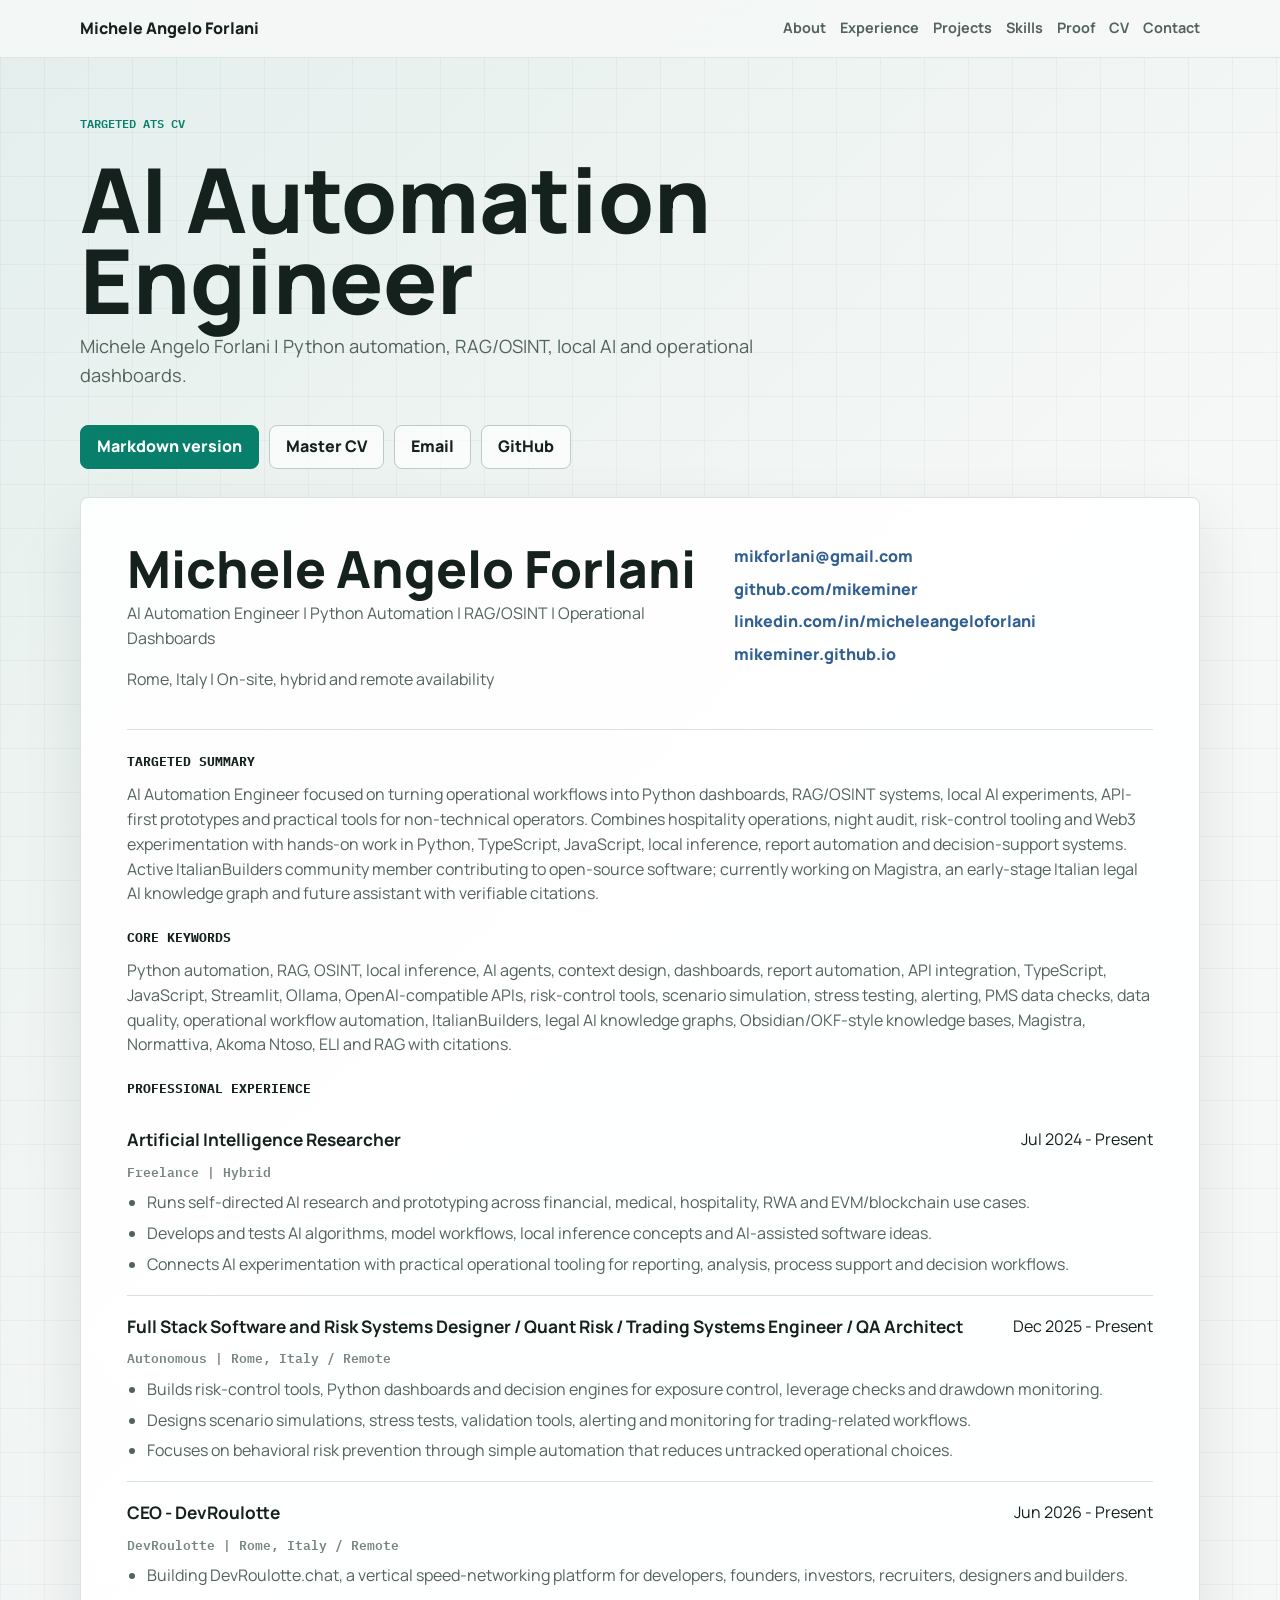
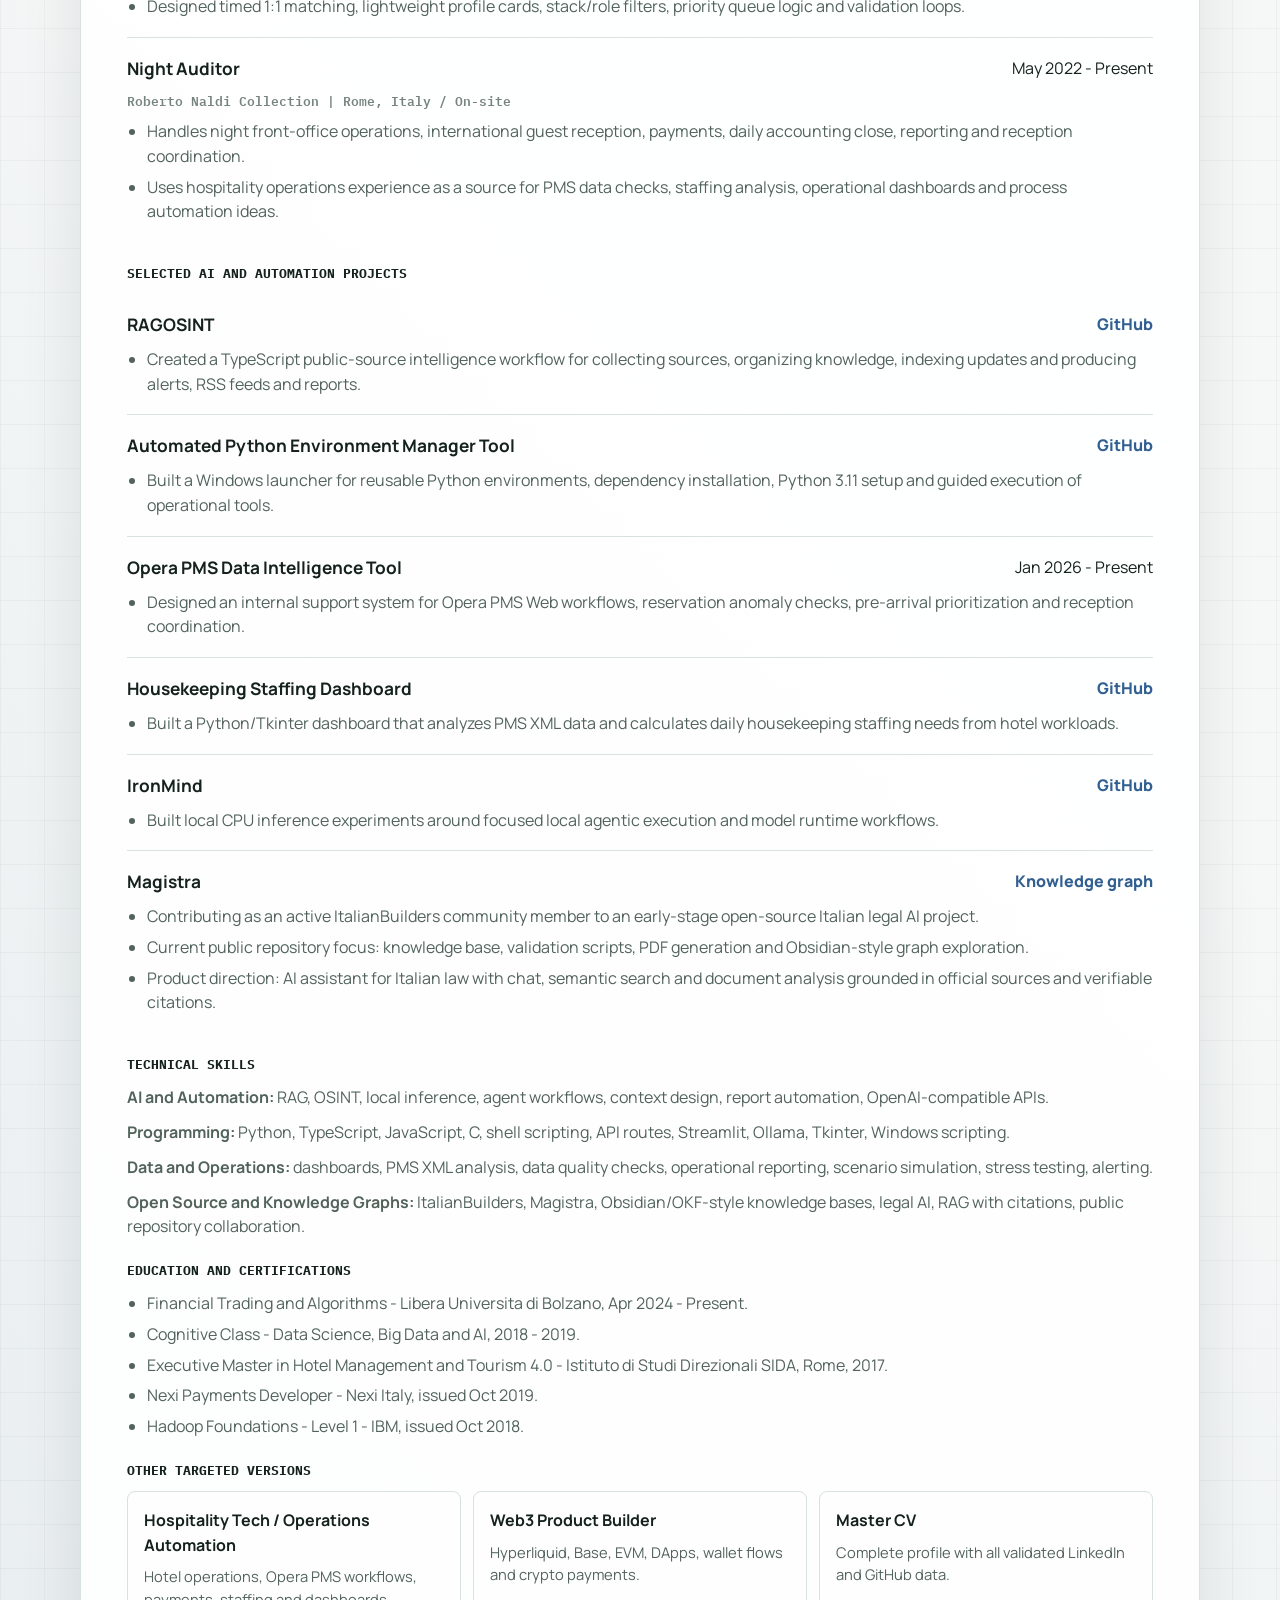
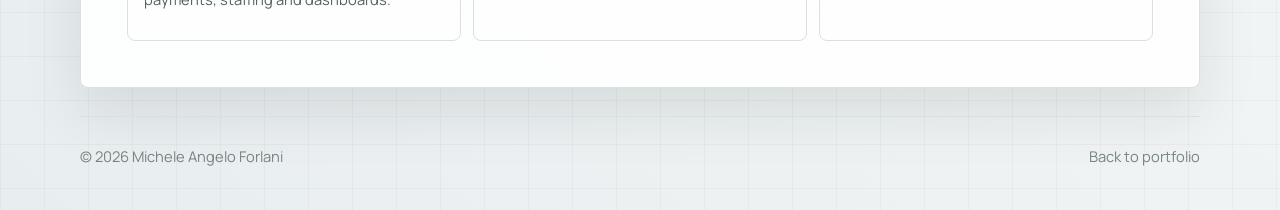
<file: cv-ai-automation-engineer.html>
<!doctype html>
<html lang="en">
  <head>
    <meta charset="utf-8" />
    <meta name="viewport" content="width=device-width, initial-scale=1" />
    <meta name="author" content="Michele Angelo Forlani" />
    <meta name="robots" content="index, follow, max-image-preview:large" />
    <link rel="canonical" href="https://mikeminer.github.io/cv-ai-automation-engineer.html" />
    <title>Michele Angelo Forlani | AI Automation Engineer CV</title>
    <meta
      name="description"
      content="Targeted AI Automation Engineer CV for Michele Angelo Forlani: Python automation, RAG/OSINT, local AI, dashboards, APIs, agent workflows and operational tooling."
    />
    <meta property="og:site_name" content="Michele Angelo Forlani Portfolio" />
    <meta property="og:type" content="profile" />
    <meta property="og:url" content="https://mikeminer.github.io/cv-ai-automation-engineer.html" />
    <meta property="og:title" content="Michele Angelo Forlani | AI Automation Engineer CV" />
    <meta
      property="og:description"
      content="Python automation, RAG/OSINT, local inference, dashboards, AI-assisted workflow automation and operational tooling."
    />
    <meta property="og:image" content="https://github.com/mikeminer.png?size=640" />
    <meta name="twitter:card" content="summary_large_image" />
    <meta name="theme-color" content="#f6f8f7" />
    <link rel="icon" href="https://github.com/mikeminer.png?size=64" />
    <link rel="preconnect" href="https://fonts.googleapis.com" />
    <link rel="preconnect" href="https://fonts.gstatic.com" crossorigin />
    <link
      href="https://fonts.googleapis.com/css2?family=IBM+Plex+Mono:wght@400;500;600&family=Manrope:wght@400;500;600;700;800&display=swap"
      rel="stylesheet"
    />
    <link rel="stylesheet" href="styles.css" />
    <script type="application/ld+json">
      {
        "@context": "https://schema.org",
        "@type": "ProfilePage",
        "mainEntity": {
          "@type": "Person",
          "@id": "https://mikeminer.github.io/#michele-angelo-forlani",
          "name": "Michele Angelo Forlani",
          "alternateName": ["mikeminer", "Michele Forlani"],
          "url": "https://mikeminer.github.io/cv-ai-automation-engineer.html",
          "image": "https://github.com/mikeminer.png?size=640",
          "email": "mailto:mikforlani@gmail.com",
          "jobTitle": "AI Automation Engineer",
          "homeLocation": {
            "@type": "Place",
            "name": "Rome, Italy"
          },
          "description": "AI Automation Engineer focused on Python automation, RAG/OSINT systems, local AI experiments, operational dashboards, API-first prototypes and AI-assisted workflow automation.",
          "knowsAbout": [
            "Python automation",
            "RAG and OSINT",
            "Local inference",
            "AI agents",
            "Operational dashboards",
            "Report automation",
            "API integration",
            "TypeScript",
            "JavaScript",
            "Legal AI knowledge graphs",
            "Open-source community",
            "Risk-control tools",
            "PMS data checks"
          ],
          "sameAs": [
            "https://github.com/mikeminer",
            "https://www.linkedin.com/in/micheleangeloforlani/",
            "https://micheleforlani.it/",
            "https://shipordie.club/AnonimoCommando",
            "https://talent.app/mikeminer/activity",
            "https://italianbuilders.co/builders/mifo",
            "https://www.base.org/name/pappardelle",
            "https://devfolio.co/@pappardelle",
            "https://magistra-vault-graph.vercel.app/",
            "https://www.credly.com/users/2c83d602-7e9e-45c8-86b5-c91a70cfcbf0/badges/credly"
          ]
        }
      }
    </script>
  </head>
  <body>
    <header class="site-header">
      <a class="brand" href="index.html#top">Michele Angelo Forlani</a>
      <nav class="site-nav" aria-label="Primary navigation">
        <a href="index.html#about">About</a>
        <a href="index.html#experience">Experience</a>
        <a href="index.html#projects">Projects</a>
        <a href="index.html#skills">Skills</a>
        <a href="index.html#proof">Proof</a>
        <a href="cv.html" aria-current="page">CV</a>
        <a href="index.html#contact">Contact</a>
      </nav>
    </header>

    <main class="cv-main">
      <section class="cv-hero" aria-labelledby="cv-title">
        <p class="eyebrow">Targeted ATS CV</p>
        <h1 id="cv-title">AI Automation Engineer</h1>
        <p class="lead">Michele Angelo Forlani | Python automation, RAG/OSINT, local AI and operational dashboards.</p>
        <div class="actions" aria-label="CV actions">
          <a class="button primary" href="cv-ai-automation-engineer.md">Markdown version</a>
          <a class="button secondary" href="cv.html">Master CV</a>
          <a class="button secondary" href="mailto:mikforlani@gmail.com?subject=AI%20Automation%20Engineer%20CV">Email</a>
          <a class="button secondary" href="https://github.com/mikeminer" target="_blank" rel="noreferrer">GitHub</a>
        </div>
      </section>

      <article class="cv-document" aria-label="AI Automation Engineer curriculum vitae">
        <header class="cv-header">
          <div>
            <h2>Michele Angelo Forlani</h2>
            <p>AI Automation Engineer | Python Automation | RAG/OSINT | Operational Dashboards</p>
            <p>Rome, Italy | On-site, hybrid and remote availability</p>
          </div>
          <div class="profile-links" aria-label="Profile links">
            <a href="mailto:mikforlani@gmail.com?subject=AI%20Automation%20Engineer%20CV">mikforlani@gmail.com</a>
            <a href="https://github.com/mikeminer" target="_blank" rel="noreferrer">github.com/mikeminer</a>
            <a href="https://www.linkedin.com/in/micheleangeloforlani/" target="_blank" rel="noreferrer">linkedin.com/in/micheleangeloforlani</a>
            <a href="https://mikeminer.github.io/">mikeminer.github.io</a>
          </div>
        </header>

        <section class="cv-section" aria-labelledby="summary-title">
          <h3 id="summary-title">Targeted Summary</h3>
          <p>
            AI Automation Engineer focused on turning operational workflows into Python dashboards, RAG/OSINT
            systems, local AI experiments, API-first prototypes and practical tools for non-technical operators.
            Combines hospitality operations, night audit, risk-control tooling and Web3 experimentation with
            hands-on work in Python, TypeScript, JavaScript, local inference, report automation and decision-support systems.
            Active ItalianBuilders community member contributing to open-source software; currently working on
            Magistra, an early-stage Italian legal AI knowledge graph and future assistant with verifiable citations.
          </p>
        </section>

        <section class="cv-section" aria-labelledby="keywords-title">
          <h3 id="keywords-title">Core Keywords</h3>
          <p>
            Python automation, RAG, OSINT, local inference, AI agents, context design, dashboards, report
            automation, API integration, TypeScript, JavaScript, Streamlit, Ollama, OpenAI-compatible APIs,
            risk-control tools, scenario simulation, stress testing, alerting, PMS data checks, data quality,
            operational workflow automation, ItalianBuilders, legal AI knowledge graphs, Obsidian/OKF-style
            knowledge bases, Magistra, Normattiva, Akoma Ntoso, ELI and RAG with citations.
          </p>
        </section>

        <section class="cv-section" aria-labelledby="experience-title">
          <h3 id="experience-title">Professional Experience</h3>

          <div class="cv-item">
            <div class="cv-item-head">
              <h4>Artificial Intelligence Researcher</h4>
              <span>Jul 2024 - Present</span>
            </div>
            <p class="cv-meta">Freelance | Hybrid</p>
            <ul>
              <li>Runs self-directed AI research and prototyping across financial, medical, hospitality, RWA and EVM/blockchain use cases.</li>
              <li>Develops and tests AI algorithms, model workflows, local inference concepts and AI-assisted software ideas.</li>
              <li>Connects AI experimentation with practical operational tooling for reporting, analysis, process support and decision workflows.</li>
            </ul>
          </div>

          <div class="cv-item">
            <div class="cv-item-head">
              <h4>Full Stack Software and Risk Systems Designer / Quant Risk / Trading Systems Engineer / QA Architect</h4>
              <span>Dec 2025 - Present</span>
            </div>
            <p class="cv-meta">Autonomous | Rome, Italy / Remote</p>
            <ul>
              <li>Builds risk-control tools, Python dashboards and decision engines for exposure control, leverage checks and drawdown monitoring.</li>
              <li>Designs scenario simulations, stress tests, validation tools, alerting and monitoring for trading-related workflows.</li>
              <li>Focuses on behavioral risk prevention through simple automation that reduces untracked operational choices.</li>
            </ul>
          </div>

          <div class="cv-item">
            <div class="cv-item-head">
              <h4>CEO - DevRoulotte</h4>
              <span>Jun 2026 - Present</span>
            </div>
            <p class="cv-meta">DevRoulotte | Rome, Italy / Remote</p>
            <ul>
              <li>Building DevRoulotte.chat, a vertical speed-networking platform for developers, founders, investors, recruiters, designers and builders.</li>
              <li>Designed timed 1:1 matching, lightweight profile cards, stack/role filters, priority queue logic and validation loops.</li>
            </ul>
          </div>

          <div class="cv-item">
            <div class="cv-item-head">
              <h4>Night Auditor</h4>
              <span>May 2022 - Present</span>
            </div>
            <p class="cv-meta">Roberto Naldi Collection | Rome, Italy / On-site</p>
            <ul>
              <li>Handles night front-office operations, international guest reception, payments, daily accounting close, reporting and reception coordination.</li>
              <li>Uses hospitality operations experience as a source for PMS data checks, staffing analysis, operational dashboards and process automation ideas.</li>
            </ul>
          </div>
        </section>

        <section class="cv-section" aria-labelledby="projects-title">
          <h3 id="projects-title">Selected AI and Automation Projects</h3>

          <div class="cv-item">
            <div class="cv-item-head">
              <h4>RAGOSINT</h4>
              <a href="https://github.com/mikeminer/RAGOSINT" target="_blank" rel="noreferrer">GitHub</a>
            </div>
            <ul>
              <li>Created a TypeScript public-source intelligence workflow for collecting sources, organizing knowledge, indexing updates and producing alerts, RSS feeds and reports.</li>
            </ul>
          </div>

          <div class="cv-item">
            <div class="cv-item-head">
              <h4>Automated Python Environment Manager Tool</h4>
              <a href="https://github.com/mikeminer/Python-Launcher-PRO" target="_blank" rel="noreferrer">GitHub</a>
            </div>
            <ul>
              <li>Built a Windows launcher for reusable Python environments, dependency installation, Python 3.11 setup and guided execution of operational tools.</li>
            </ul>
          </div>

          <div class="cv-item">
            <div class="cv-item-head">
              <h4>Opera PMS Data Intelligence Tool</h4>
              <span>Jan 2026 - Present</span>
            </div>
            <ul>
              <li>Designed an internal support system for Opera PMS Web workflows, reservation anomaly checks, pre-arrival prioritization and reception coordination.</li>
            </ul>
          </div>

          <div class="cv-item">
            <div class="cv-item-head">
              <h4>Housekeeping Staffing Dashboard</h4>
              <a href="https://github.com/mikeminer/Housekeeping-Staffing-Dashboard-Python-" target="_blank" rel="noreferrer">GitHub</a>
            </div>
            <ul>
              <li>Built a Python/Tkinter dashboard that analyzes PMS XML data and calculates daily housekeeping staffing needs from hotel workloads.</li>
            </ul>
          </div>

          <div class="cv-item">
            <div class="cv-item-head">
              <h4>IronMind</h4>
              <a href="https://github.com/mikeminer/IronMind" target="_blank" rel="noreferrer">GitHub</a>
            </div>
            <ul>
              <li>Built local CPU inference experiments around focused local agentic execution and model runtime workflows.</li>
            </ul>
          </div>

          <div class="cv-item">
            <div class="cv-item-head">
              <h4>Magistra</h4>
              <a href="https://magistra-vault-graph.vercel.app/" target="_blank" rel="noreferrer">Knowledge graph</a>
            </div>
            <ul>
              <li>Contributing as an active ItalianBuilders community member to an early-stage open-source Italian legal AI project.</li>
              <li>Current public repository focus: knowledge base, validation scripts, PDF generation and Obsidian-style graph exploration.</li>
              <li>Product direction: AI assistant for Italian law with chat, semantic search and document analysis grounded in official sources and verifiable citations.</li>
            </ul>
          </div>
        </section>

        <section class="cv-section" aria-labelledby="skills-title">
          <h3 id="skills-title">Technical Skills</h3>
          <div class="keyword-list">
            <p><strong>AI and Automation:</strong> RAG, OSINT, local inference, agent workflows, context design, report automation, OpenAI-compatible APIs.</p>
            <p><strong>Programming:</strong> Python, TypeScript, JavaScript, C, shell scripting, API routes, Streamlit, Ollama, Tkinter, Windows scripting.</p>
            <p><strong>Data and Operations:</strong> dashboards, PMS XML analysis, data quality checks, operational reporting, scenario simulation, stress testing, alerting.</p>
            <p><strong>Open Source and Knowledge Graphs:</strong> ItalianBuilders, Magistra, Obsidian/OKF-style knowledge bases, legal AI, RAG with citations, public repository collaboration.</p>
          </div>
        </section>

        <section class="cv-section" aria-labelledby="education-title">
          <h3 id="education-title">Education and Certifications</h3>
          <ul class="cv-list">
            <li>Financial Trading and Algorithms - Libera Universita di Bolzano, Apr 2024 - Present.</li>
            <li>Cognitive Class - Data Science, Big Data and AI, 2018 - 2019.</li>
            <li>Executive Master in Hotel Management and Tourism 4.0 - Istituto di Studi Direzionali SIDA, Rome, 2017.</li>
            <li>Nexi Payments Developer - Nexi Italy, issued Oct 2019.</li>
            <li>Hadoop Foundations - Level 1 - IBM, issued Oct 2018.</li>
          </ul>
        </section>

        <section class="cv-section" aria-labelledby="versions-title">
          <h3 id="versions-title">Other Targeted Versions</h3>
          <div class="cv-version-grid">
            <a class="cv-version-card" href="cv-hospitality-tech-operations-automation.html">
              <strong>Hospitality Tech / Operations Automation</strong>
              <span>Hotel operations, Opera PMS workflows, payments, staffing and dashboards.</span>
            </a>
            <a class="cv-version-card" href="cv-web3-product-builder.html">
              <strong>Web3 Product Builder</strong>
              <span>Hyperliquid, Base, EVM, DApps, wallet flows and crypto payments.</span>
            </a>
            <a class="cv-version-card" href="cv.html">
              <strong>Master CV</strong>
              <span>Complete profile with all validated LinkedIn and GitHub data.</span>
            </a>
          </div>
        </section>
      </article>
    </main>

    <footer class="site-footer">
      <p>&copy; 2026 Michele Angelo Forlani</p>
      <a href="index.html#top">Back to portfolio</a>
    </footer>
  </body>
</html>
</file>
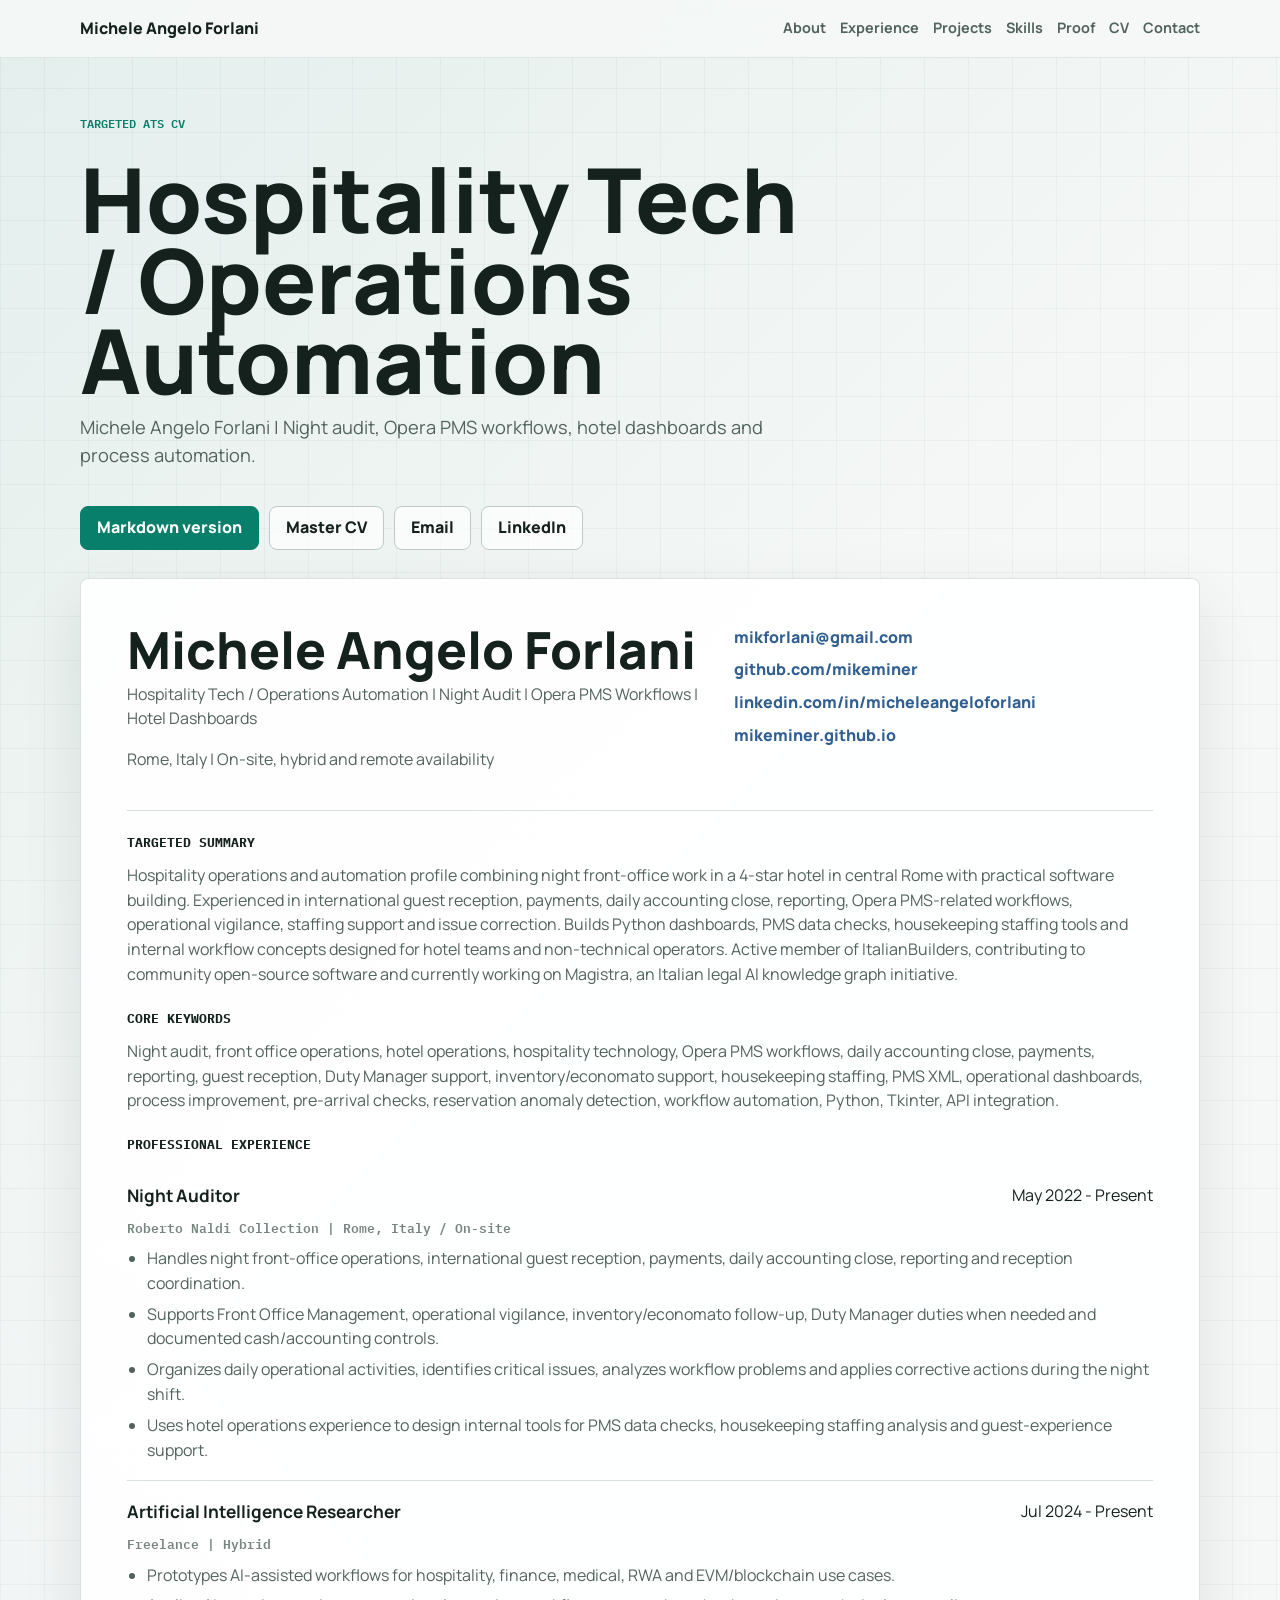
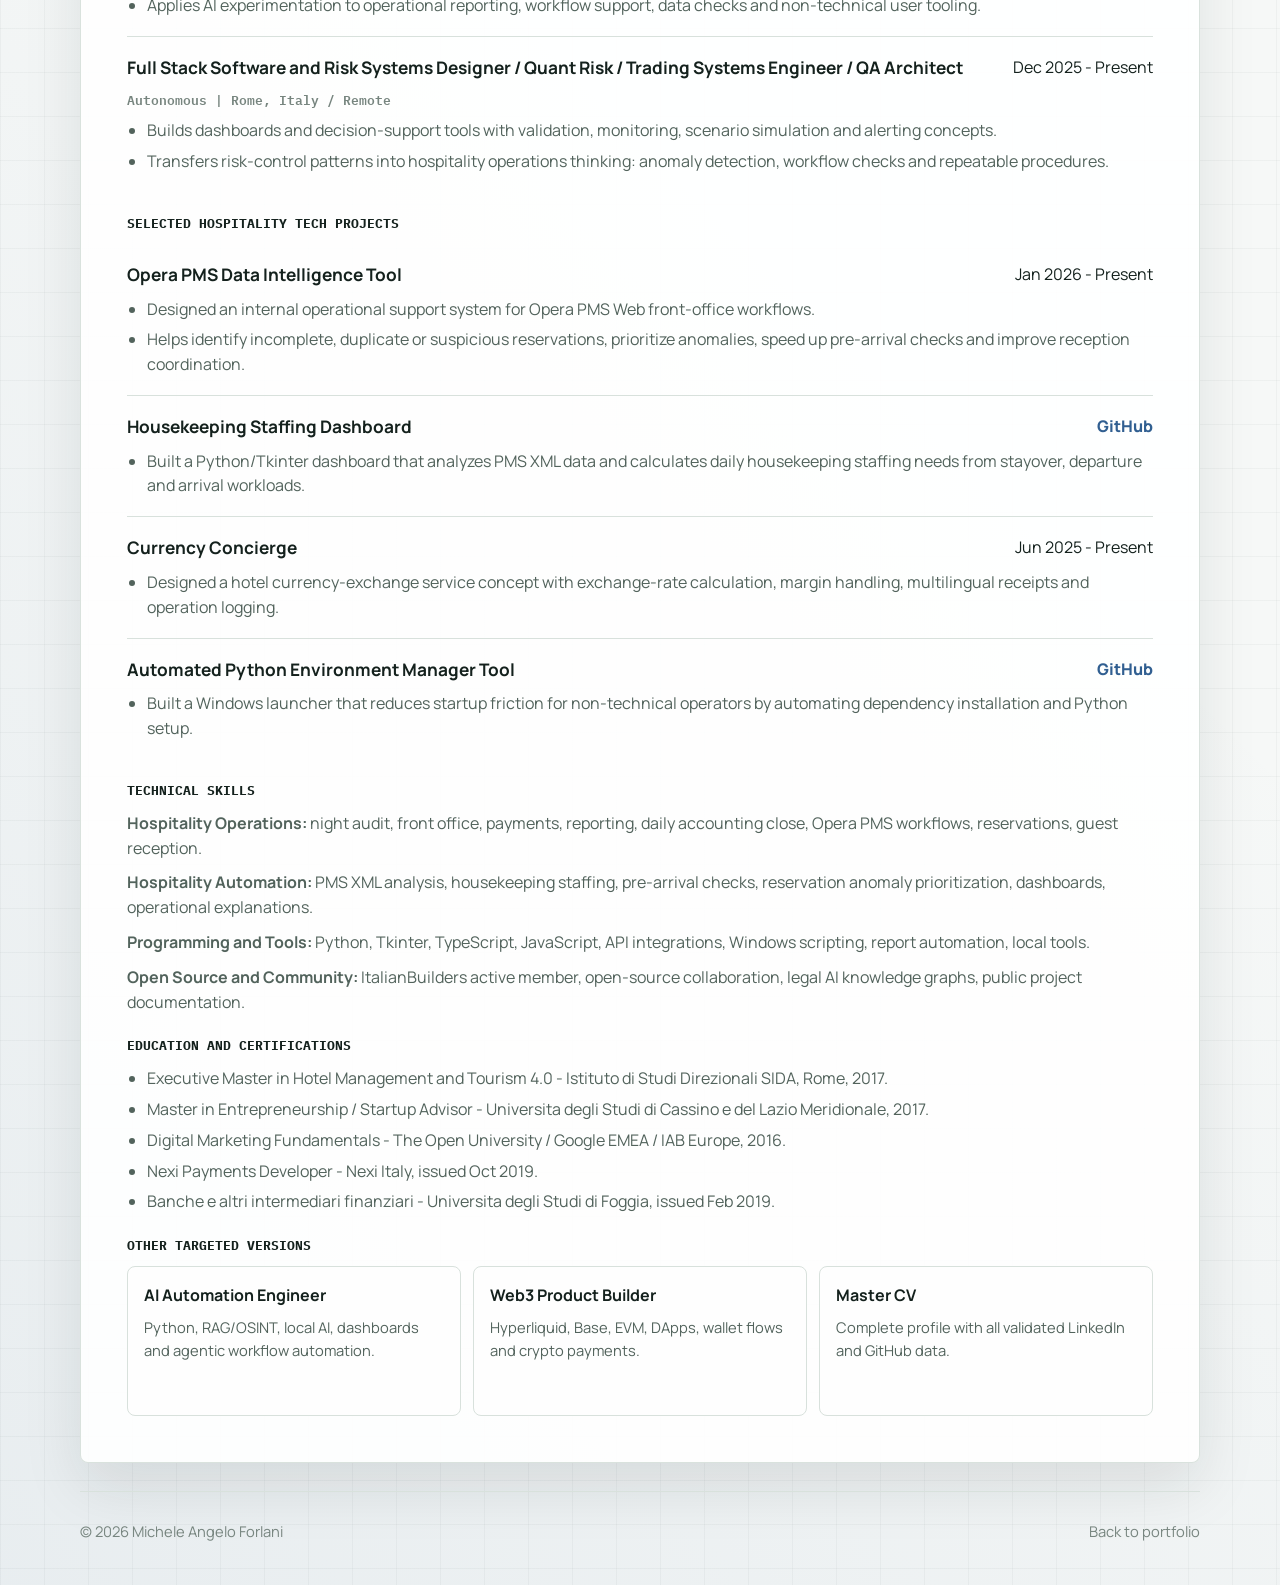
<file: cv-hospitality-tech-operations-automation.html>
<!doctype html>
<html lang="en">
  <head>
    <meta charset="utf-8" />
    <meta name="viewport" content="width=device-width, initial-scale=1" />
    <meta name="author" content="Michele Angelo Forlani" />
    <meta name="robots" content="index, follow, max-image-preview:large" />
    <link rel="canonical" href="https://mikeminer.github.io/cv-hospitality-tech-operations-automation.html" />
    <title>Michele Angelo Forlani | Hospitality Tech Operations Automation CV</title>
    <meta
      name="description"
      content="Targeted Hospitality Tech and Operations Automation CV for Michele Angelo Forlani: night audit, Opera PMS workflows, payments, reporting, staffing tools and hotel dashboards."
    />
    <meta property="og:site_name" content="Michele Angelo Forlani Portfolio" />
    <meta property="og:type" content="profile" />
    <meta property="og:url" content="https://mikeminer.github.io/cv-hospitality-tech-operations-automation.html" />
    <meta property="og:title" content="Michele Angelo Forlani | Hospitality Tech Operations Automation CV" />
    <meta
      property="og:description"
      content="Night audit, front office, Opera PMS workflows, payments, reporting, PMS XML, staffing dashboards and hotel process automation."
    />
    <meta property="og:image" content="https://github.com/mikeminer.png?size=640" />
    <meta name="twitter:card" content="summary_large_image" />
    <meta name="theme-color" content="#f6f8f7" />
    <link rel="icon" href="https://github.com/mikeminer.png?size=64" />
    <link rel="preconnect" href="https://fonts.googleapis.com" />
    <link rel="preconnect" href="https://fonts.gstatic.com" crossorigin />
    <link
      href="https://fonts.googleapis.com/css2?family=IBM+Plex+Mono:wght@400;500;600&family=Manrope:wght@400;500;600;700;800&display=swap"
      rel="stylesheet"
    />
    <link rel="stylesheet" href="styles.css" />
    <script type="application/ld+json">
      {
        "@context": "https://schema.org",
        "@type": "ProfilePage",
        "mainEntity": {
          "@type": "Person",
          "@id": "https://mikeminer.github.io/#michele-angelo-forlani",
          "name": "Michele Angelo Forlani",
          "alternateName": ["mikeminer", "Michele Forlani"],
          "url": "https://mikeminer.github.io/cv-hospitality-tech-operations-automation.html",
          "image": "https://github.com/mikeminer.png?size=640",
          "email": "mailto:mikforlani@gmail.com",
          "jobTitle": "Hospitality Tech and Operations Automation Specialist",
          "homeLocation": {
            "@type": "Place",
            "name": "Rome, Italy"
          },
          "description": "Hospitality operations and automation profile combining night audit, Opera PMS-related workflows, daily accounting close, reporting, staffing tools, PMS data checks and hotel dashboards.",
          "knowsAbout": [
            "Night audit",
            "Front office operations",
            "Opera PMS workflows",
            "Daily accounting close",
            "Payments",
            "Reporting",
            "Housekeeping staffing",
            "PMS XML",
            "Hospitality automation",
            "Process improvement",
            "Python dashboards",
            "Open-source community"
          ],
          "sameAs": [
            "https://github.com/mikeminer",
            "https://www.linkedin.com/in/micheleangeloforlani/",
            "https://micheleforlani.it/",
            "https://italianbuilders.co/builders/mifo",
            "https://magistra-vault-graph.vercel.app/",
            "https://www.credly.com/users/2c83d602-7e9e-45c8-86b5-c91a70cfcbf0/badges/credly"
          ]
        }
      }
    </script>
  </head>
  <body>
    <header class="site-header">
      <a class="brand" href="index.html#top">Michele Angelo Forlani</a>
      <nav class="site-nav" aria-label="Primary navigation">
        <a href="index.html#about">About</a>
        <a href="index.html#experience">Experience</a>
        <a href="index.html#projects">Projects</a>
        <a href="index.html#skills">Skills</a>
        <a href="index.html#proof">Proof</a>
        <a href="cv.html" aria-current="page">CV</a>
        <a href="index.html#contact">Contact</a>
      </nav>
    </header>

    <main class="cv-main">
      <section class="cv-hero" aria-labelledby="cv-title">
        <p class="eyebrow">Targeted ATS CV</p>
        <h1 id="cv-title">Hospitality Tech / Operations Automation</h1>
        <p class="lead">Michele Angelo Forlani | Night audit, Opera PMS workflows, hotel dashboards and process automation.</p>
        <div class="actions" aria-label="CV actions">
          <a class="button primary" href="cv-hospitality-tech-operations-automation.md">Markdown version</a>
          <a class="button secondary" href="cv.html">Master CV</a>
          <a class="button secondary" href="mailto:mikforlani@gmail.com?subject=Hospitality%20Tech%20CV">Email</a>
          <a class="button secondary" href="https://www.linkedin.com/in/micheleangeloforlani/" target="_blank" rel="noreferrer">LinkedIn</a>
        </div>
      </section>

      <article class="cv-document" aria-label="Hospitality Tech curriculum vitae">
        <header class="cv-header">
          <div>
            <h2>Michele Angelo Forlani</h2>
            <p>Hospitality Tech / Operations Automation | Night Audit | Opera PMS Workflows | Hotel Dashboards</p>
            <p>Rome, Italy | On-site, hybrid and remote availability</p>
          </div>
          <div class="profile-links" aria-label="Profile links">
            <a href="mailto:mikforlani@gmail.com?subject=Hospitality%20Tech%20CV">mikforlani@gmail.com</a>
            <a href="https://github.com/mikeminer" target="_blank" rel="noreferrer">github.com/mikeminer</a>
            <a href="https://www.linkedin.com/in/micheleangeloforlani/" target="_blank" rel="noreferrer">linkedin.com/in/micheleangeloforlani</a>
            <a href="https://mikeminer.github.io/">mikeminer.github.io</a>
          </div>
        </header>

        <section class="cv-section" aria-labelledby="summary-title">
          <h3 id="summary-title">Targeted Summary</h3>
          <p>
            Hospitality operations and automation profile combining night front-office work in a 4-star hotel in
            central Rome with practical software building. Experienced in international guest reception, payments,
            daily accounting close, reporting, Opera PMS-related workflows, operational vigilance, staffing support
            and issue correction. Builds Python dashboards, PMS data checks, housekeeping staffing tools and internal
            workflow concepts designed for hotel teams and non-technical operators.
            Active member of ItalianBuilders, contributing to community open-source software and currently working
            on Magistra, an Italian legal AI knowledge graph initiative.
          </p>
        </section>

        <section class="cv-section" aria-labelledby="keywords-title">
          <h3 id="keywords-title">Core Keywords</h3>
          <p>
            Night audit, front office operations, hotel operations, hospitality technology, Opera PMS workflows,
            daily accounting close, payments, reporting, guest reception, Duty Manager support, inventory/economato
            support, housekeeping staffing, PMS XML, operational dashboards, process improvement, pre-arrival checks,
            reservation anomaly detection, workflow automation, Python, Tkinter, API integration.
          </p>
        </section>

        <section class="cv-section" aria-labelledby="experience-title">
          <h3 id="experience-title">Professional Experience</h3>

          <div class="cv-item">
            <div class="cv-item-head">
              <h4>Night Auditor</h4>
              <span>May 2022 - Present</span>
            </div>
            <p class="cv-meta">Roberto Naldi Collection | Rome, Italy / On-site</p>
            <ul>
              <li>Handles night front-office operations, international guest reception, payments, daily accounting close, reporting and reception coordination.</li>
              <li>Supports Front Office Management, operational vigilance, inventory/economato follow-up, Duty Manager duties when needed and documented cash/accounting controls.</li>
              <li>Organizes daily operational activities, identifies critical issues, analyzes workflow problems and applies corrective actions during the night shift.</li>
              <li>Uses hotel operations experience to design internal tools for PMS data checks, housekeeping staffing analysis and guest-experience support.</li>
            </ul>
          </div>

          <div class="cv-item">
            <div class="cv-item-head">
              <h4>Artificial Intelligence Researcher</h4>
              <span>Jul 2024 - Present</span>
            </div>
            <p class="cv-meta">Freelance | Hybrid</p>
            <ul>
              <li>Prototypes AI-assisted workflows for hospitality, finance, medical, RWA and EVM/blockchain use cases.</li>
              <li>Applies AI experimentation to operational reporting, workflow support, data checks and non-technical user tooling.</li>
            </ul>
          </div>

          <div class="cv-item">
            <div class="cv-item-head">
              <h4>Full Stack Software and Risk Systems Designer / Quant Risk / Trading Systems Engineer / QA Architect</h4>
              <span>Dec 2025 - Present</span>
            </div>
            <p class="cv-meta">Autonomous | Rome, Italy / Remote</p>
            <ul>
              <li>Builds dashboards and decision-support tools with validation, monitoring, scenario simulation and alerting concepts.</li>
              <li>Transfers risk-control patterns into hospitality operations thinking: anomaly detection, workflow checks and repeatable procedures.</li>
            </ul>
          </div>
        </section>

        <section class="cv-section" aria-labelledby="projects-title">
          <h3 id="projects-title">Selected Hospitality Tech Projects</h3>

          <div class="cv-item">
            <div class="cv-item-head">
              <h4>Opera PMS Data Intelligence Tool</h4>
              <span>Jan 2026 - Present</span>
            </div>
            <ul>
              <li>Designed an internal operational support system for Opera PMS Web front-office workflows.</li>
              <li>Helps identify incomplete, duplicate or suspicious reservations, prioritize anomalies, speed up pre-arrival checks and improve reception coordination.</li>
            </ul>
          </div>

          <div class="cv-item">
            <div class="cv-item-head">
              <h4>Housekeeping Staffing Dashboard</h4>
              <a href="https://github.com/mikeminer/Housekeeping-Staffing-Dashboard-Python-" target="_blank" rel="noreferrer">GitHub</a>
            </div>
            <ul>
              <li>Built a Python/Tkinter dashboard that analyzes PMS XML data and calculates daily housekeeping staffing needs from stayover, departure and arrival workloads.</li>
            </ul>
          </div>

          <div class="cv-item">
            <div class="cv-item-head">
              <h4>Currency Concierge</h4>
              <span>Jun 2025 - Present</span>
            </div>
            <ul>
              <li>Designed a hotel currency-exchange service concept with exchange-rate calculation, margin handling, multilingual receipts and operation logging.</li>
            </ul>
          </div>

          <div class="cv-item">
            <div class="cv-item-head">
              <h4>Automated Python Environment Manager Tool</h4>
              <a href="https://github.com/mikeminer/Python-Launcher-PRO" target="_blank" rel="noreferrer">GitHub</a>
            </div>
            <ul>
              <li>Built a Windows launcher that reduces startup friction for non-technical operators by automating dependency installation and Python setup.</li>
            </ul>
          </div>
        </section>

        <section class="cv-section" aria-labelledby="skills-title">
          <h3 id="skills-title">Technical Skills</h3>
          <div class="keyword-list">
            <p><strong>Hospitality Operations:</strong> night audit, front office, payments, reporting, daily accounting close, Opera PMS workflows, reservations, guest reception.</p>
            <p><strong>Hospitality Automation:</strong> PMS XML analysis, housekeeping staffing, pre-arrival checks, reservation anomaly prioritization, dashboards, operational explanations.</p>
            <p><strong>Programming and Tools:</strong> Python, Tkinter, TypeScript, JavaScript, API integrations, Windows scripting, report automation, local tools.</p>
            <p><strong>Open Source and Community:</strong> ItalianBuilders active member, open-source collaboration, legal AI knowledge graphs, public project documentation.</p>
          </div>
        </section>

        <section class="cv-section" aria-labelledby="education-title">
          <h3 id="education-title">Education and Certifications</h3>
          <ul class="cv-list">
            <li>Executive Master in Hotel Management and Tourism 4.0 - Istituto di Studi Direzionali SIDA, Rome, 2017.</li>
            <li>Master in Entrepreneurship / Startup Advisor - Universita degli Studi di Cassino e del Lazio Meridionale, 2017.</li>
            <li>Digital Marketing Fundamentals - The Open University / Google EMEA / IAB Europe, 2016.</li>
            <li>Nexi Payments Developer - Nexi Italy, issued Oct 2019.</li>
            <li>Banche e altri intermediari finanziari - Universita degli Studi di Foggia, issued Feb 2019.</li>
          </ul>
        </section>

        <section class="cv-section" aria-labelledby="versions-title">
          <h3 id="versions-title">Other Targeted Versions</h3>
          <div class="cv-version-grid">
            <a class="cv-version-card" href="cv-ai-automation-engineer.html">
              <strong>AI Automation Engineer</strong>
              <span>Python, RAG/OSINT, local AI, dashboards and agentic workflow automation.</span>
            </a>
            <a class="cv-version-card" href="cv-web3-product-builder.html">
              <strong>Web3 Product Builder</strong>
              <span>Hyperliquid, Base, EVM, DApps, wallet flows and crypto payments.</span>
            </a>
            <a class="cv-version-card" href="cv.html">
              <strong>Master CV</strong>
              <span>Complete profile with all validated LinkedIn and GitHub data.</span>
            </a>
          </div>
        </section>
      </article>
    </main>

    <footer class="site-footer">
      <p>&copy; 2026 Michele Angelo Forlani</p>
      <a href="index.html#top">Back to portfolio</a>
    </footer>
  </body>
</html>
</file>
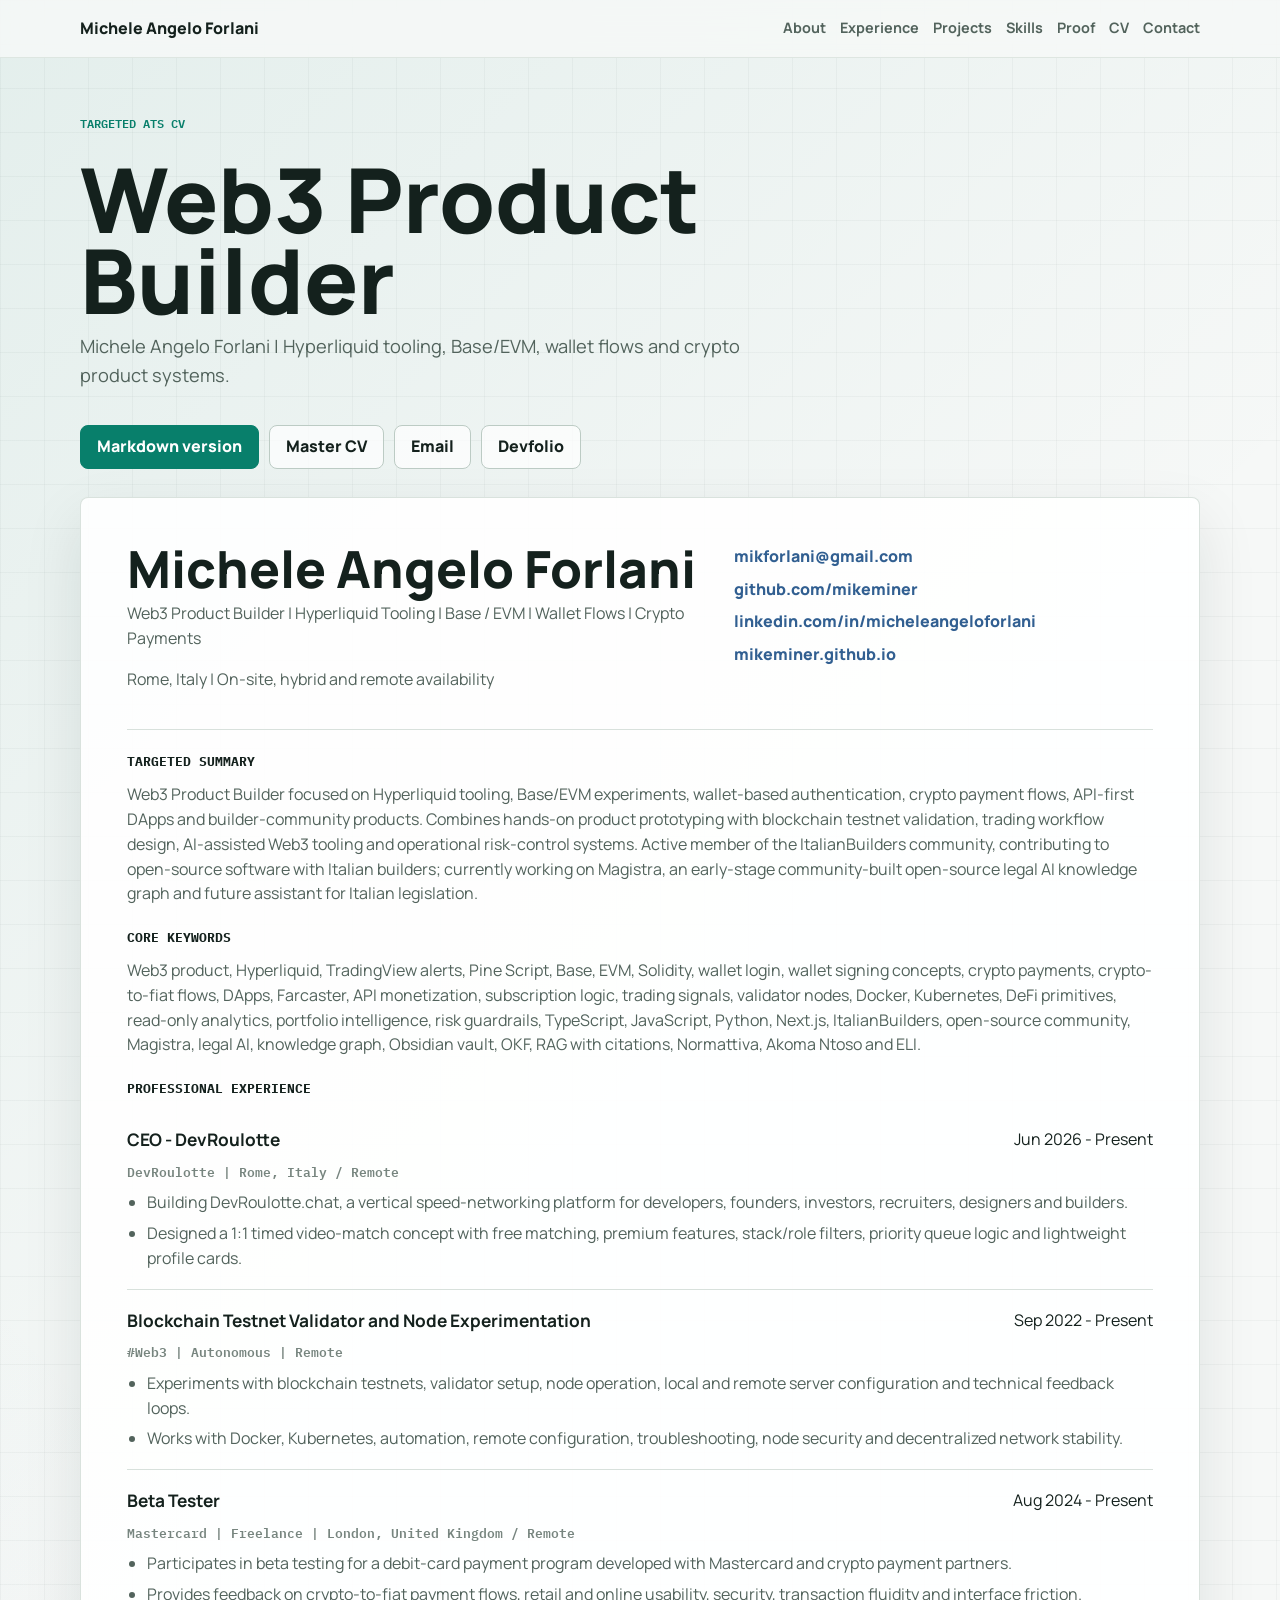
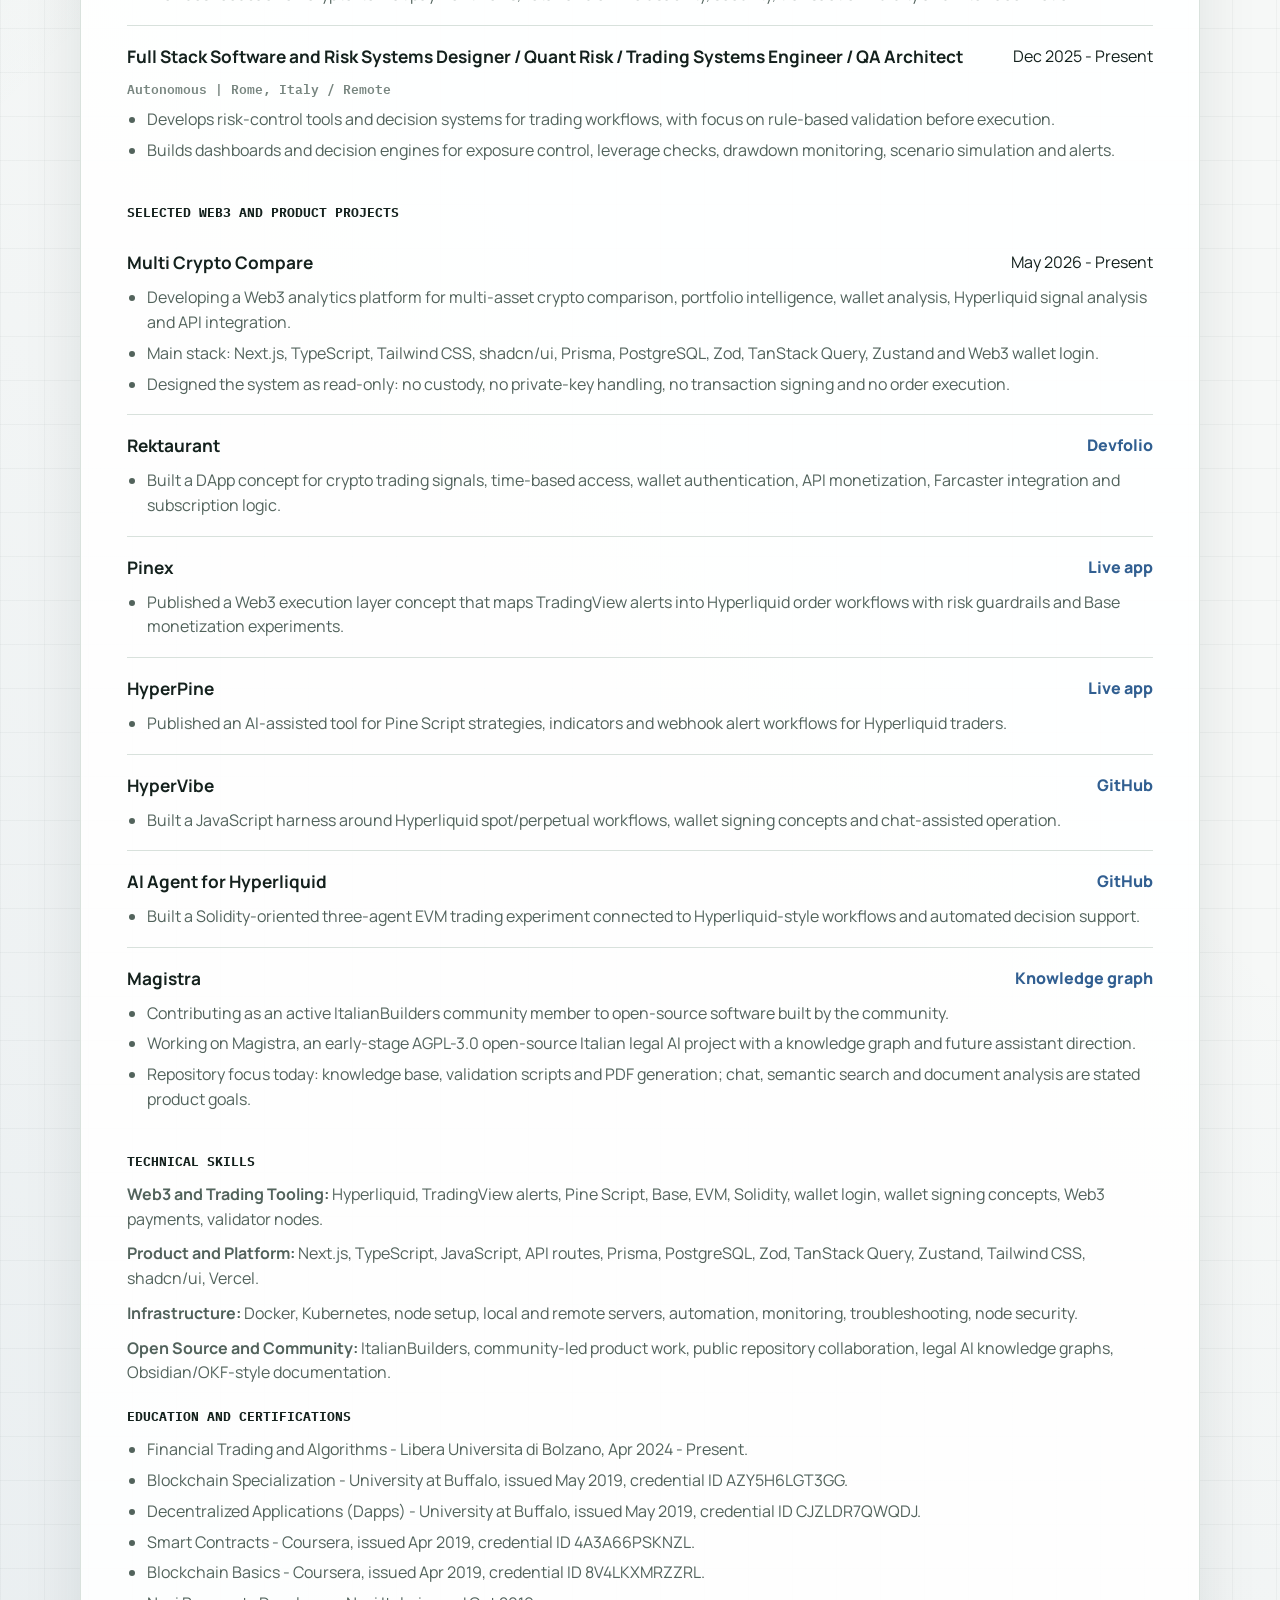
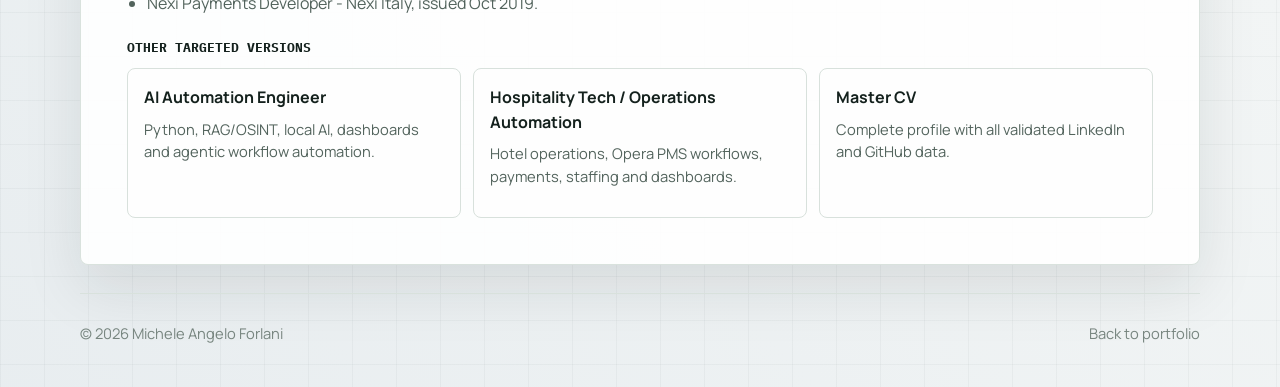
<file: cv-web3-product-builder.html>
<!doctype html>
<html lang="en">
  <head>
    <meta charset="utf-8" />
    <meta name="viewport" content="width=device-width, initial-scale=1" />
    <meta name="author" content="Michele Angelo Forlani" />
    <meta name="robots" content="index, follow, max-image-preview:large" />
    <link rel="canonical" href="https://mikeminer.github.io/cv-web3-product-builder.html" />
    <title>Michele Angelo Forlani | Web3 Product Builder CV</title>
    <meta
      name="description"
      content="Targeted Web3 Product Builder CV for Michele Angelo Forlani: Hyperliquid, Base, EVM, wallet flows, crypto payments, DApps, validator nodes and trading tools."
    />
    <meta property="og:site_name" content="Michele Angelo Forlani Portfolio" />
    <meta property="og:type" content="profile" />
    <meta property="og:url" content="https://mikeminer.github.io/cv-web3-product-builder.html" />
    <meta property="og:title" content="Michele Angelo Forlani | Web3 Product Builder CV" />
    <meta
      property="og:description"
      content="Hyperliquid tooling, Base/EVM experiments, wallet authentication, crypto payments, API-first DApps and Web3 product building."
    />
    <meta property="og:image" content="https://github.com/mikeminer.png?size=640" />
    <meta name="twitter:card" content="summary_large_image" />
    <meta name="theme-color" content="#f6f8f7" />
    <link rel="icon" href="https://github.com/mikeminer.png?size=64" />
    <link rel="preconnect" href="https://fonts.googleapis.com" />
    <link rel="preconnect" href="https://fonts.gstatic.com" crossorigin />
    <link
      href="https://fonts.googleapis.com/css2?family=IBM+Plex+Mono:wght@400;500;600&family=Manrope:wght@400;500;600;700;800&display=swap"
      rel="stylesheet"
    />
    <link rel="stylesheet" href="styles.css" />
    <script type="application/ld+json">
      {
        "@context": "https://schema.org",
        "@type": "ProfilePage",
        "mainEntity": {
          "@type": "Person",
          "@id": "https://mikeminer.github.io/#michele-angelo-forlani",
          "name": "Michele Angelo Forlani",
          "alternateName": ["mikeminer", "Michele Forlani"],
          "url": "https://mikeminer.github.io/cv-web3-product-builder.html",
          "image": "https://github.com/mikeminer.png?size=640",
          "email": "mailto:mikforlani@gmail.com",
          "jobTitle": "Web3 Product Builder",
          "homeLocation": {
            "@type": "Place",
            "name": "Rome, Italy"
          },
          "description": "Web3 Product Builder focused on Hyperliquid tooling, Base/EVM experiments, wallet-based authentication, crypto payment flows, API-first DApps, validator nodes and trading workflow tools.",
          "knowsAbout": [
            "Web3 product",
            "Hyperliquid",
            "TradingView alerts",
            "Pine Script",
            "Base",
            "EVM",
            "Solidity",
            "Wallet login",
            "Crypto payments",
            "DApps",
            "Farcaster",
            "Validator nodes",
            "DeFi primitives",
            "ItalianBuilders",
            "Open-source community",
            "Legal AI knowledge graphs"
          ],
          "sameAs": [
            "https://github.com/mikeminer",
            "https://www.linkedin.com/in/micheleangeloforlani/",
            "https://micheleforlani.it/",
            "https://shipordie.club/AnonimoCommando",
            "https://talent.app/mikeminer/activity",
            "https://italianbuilders.co/builders/mifo",
            "https://www.base.org/name/pappardelle",
            "https://devfolio.co/@pappardelle",
            "https://magistra-vault-graph.vercel.app/",
            "https://www.credly.com/users/2c83d602-7e9e-45c8-86b5-c91a70cfcbf0/badges/credly"
          ]
        }
      }
    </script>
  </head>
  <body>
    <header class="site-header">
      <a class="brand" href="index.html#top">Michele Angelo Forlani</a>
      <nav class="site-nav" aria-label="Primary navigation">
        <a href="index.html#about">About</a>
        <a href="index.html#experience">Experience</a>
        <a href="index.html#projects">Projects</a>
        <a href="index.html#skills">Skills</a>
        <a href="index.html#proof">Proof</a>
        <a href="cv.html" aria-current="page">CV</a>
        <a href="index.html#contact">Contact</a>
      </nav>
    </header>

    <main class="cv-main">
      <section class="cv-hero" aria-labelledby="cv-title">
        <p class="eyebrow">Targeted ATS CV</p>
        <h1 id="cv-title">Web3 Product Builder</h1>
        <p class="lead">Michele Angelo Forlani | Hyperliquid tooling, Base/EVM, wallet flows and crypto product systems.</p>
        <div class="actions" aria-label="CV actions">
          <a class="button primary" href="cv-web3-product-builder.md">Markdown version</a>
          <a class="button secondary" href="cv.html">Master CV</a>
          <a class="button secondary" href="mailto:mikforlani@gmail.com?subject=Web3%20Product%20Builder%20CV">Email</a>
          <a class="button secondary" href="https://devfolio.co/@pappardelle" target="_blank" rel="noreferrer">Devfolio</a>
        </div>
      </section>

      <article class="cv-document" aria-label="Web3 Product Builder curriculum vitae">
        <header class="cv-header">
          <div>
            <h2>Michele Angelo Forlani</h2>
            <p>Web3 Product Builder | Hyperliquid Tooling | Base / EVM | Wallet Flows | Crypto Payments</p>
            <p>Rome, Italy | On-site, hybrid and remote availability</p>
          </div>
          <div class="profile-links" aria-label="Profile links">
            <a href="mailto:mikforlani@gmail.com?subject=Web3%20Product%20Builder%20CV">mikforlani@gmail.com</a>
            <a href="https://github.com/mikeminer" target="_blank" rel="noreferrer">github.com/mikeminer</a>
            <a href="https://www.linkedin.com/in/micheleangeloforlani/" target="_blank" rel="noreferrer">linkedin.com/in/micheleangeloforlani</a>
            <a href="https://mikeminer.github.io/">mikeminer.github.io</a>
          </div>
        </header>

        <section class="cv-section" aria-labelledby="summary-title">
          <h3 id="summary-title">Targeted Summary</h3>
          <p>
            Web3 Product Builder focused on Hyperliquid tooling, Base/EVM experiments, wallet-based authentication,
            crypto payment flows, API-first DApps and builder-community products. Combines hands-on product
            prototyping with blockchain testnet validation, trading workflow design, AI-assisted Web3 tooling and
            operational risk-control systems. Active member of the ItalianBuilders community, contributing to
            open-source software with Italian builders; currently working on Magistra, an early-stage community-built
            open-source legal AI knowledge graph and future assistant for Italian legislation.
          </p>
        </section>

        <section class="cv-section" aria-labelledby="keywords-title">
          <h3 id="keywords-title">Core Keywords</h3>
          <p>
            Web3 product, Hyperliquid, TradingView alerts, Pine Script, Base, EVM, Solidity, wallet login,
            wallet signing concepts, crypto payments, crypto-to-fiat flows, DApps, Farcaster, API monetization,
            subscription logic, trading signals, validator nodes, Docker, Kubernetes, DeFi primitives,
            read-only analytics, portfolio intelligence, risk guardrails, TypeScript, JavaScript, Python, Next.js,
            ItalianBuilders, open-source community, Magistra, legal AI, knowledge graph, Obsidian vault, OKF,
            RAG with citations, Normattiva, Akoma Ntoso and ELI.
          </p>
        </section>

        <section class="cv-section" aria-labelledby="experience-title">
          <h3 id="experience-title">Professional Experience</h3>

          <div class="cv-item">
            <div class="cv-item-head">
              <h4>CEO - DevRoulotte</h4>
              <span>Jun 2026 - Present</span>
            </div>
            <p class="cv-meta">DevRoulotte | Rome, Italy / Remote</p>
            <ul>
              <li>Building DevRoulotte.chat, a vertical speed-networking platform for developers, founders, investors, recruiters, designers and builders.</li>
              <li>Designed a 1:1 timed video-match concept with free matching, premium features, stack/role filters, priority queue logic and lightweight profile cards.</li>
            </ul>
          </div>

          <div class="cv-item">
            <div class="cv-item-head">
              <h4>Blockchain Testnet Validator and Node Experimentation</h4>
              <span>Sep 2022 - Present</span>
            </div>
            <p class="cv-meta">#Web3 | Autonomous | Remote</p>
            <ul>
              <li>Experiments with blockchain testnets, validator setup, node operation, local and remote server configuration and technical feedback loops.</li>
              <li>Works with Docker, Kubernetes, automation, remote configuration, troubleshooting, node security and decentralized network stability.</li>
            </ul>
          </div>

          <div class="cv-item">
            <div class="cv-item-head">
              <h4>Beta Tester</h4>
              <span>Aug 2024 - Present</span>
            </div>
            <p class="cv-meta">Mastercard | Freelance | London, United Kingdom / Remote</p>
            <ul>
              <li>Participates in beta testing for a debit-card payment program developed with Mastercard and crypto payment partners.</li>
              <li>Provides feedback on crypto-to-fiat payment flows, retail and online usability, security, transaction fluidity and interface friction.</li>
            </ul>
          </div>

          <div class="cv-item">
            <div class="cv-item-head">
              <h4>Full Stack Software and Risk Systems Designer / Quant Risk / Trading Systems Engineer / QA Architect</h4>
              <span>Dec 2025 - Present</span>
            </div>
            <p class="cv-meta">Autonomous | Rome, Italy / Remote</p>
            <ul>
              <li>Develops risk-control tools and decision systems for trading workflows, with focus on rule-based validation before execution.</li>
              <li>Builds dashboards and decision engines for exposure control, leverage checks, drawdown monitoring, scenario simulation and alerts.</li>
            </ul>
          </div>
        </section>

        <section class="cv-section" aria-labelledby="projects-title">
          <h3 id="projects-title">Selected Web3 and Product Projects</h3>

          <div class="cv-item">
            <div class="cv-item-head">
              <h4>Multi Crypto Compare</h4>
              <span>May 2026 - Present</span>
            </div>
            <ul>
              <li>Developing a Web3 analytics platform for multi-asset crypto comparison, portfolio intelligence, wallet analysis, Hyperliquid signal analysis and API integration.</li>
              <li>Main stack: Next.js, TypeScript, Tailwind CSS, shadcn/ui, Prisma, PostgreSQL, Zod, TanStack Query, Zustand and Web3 wallet login.</li>
              <li>Designed the system as read-only: no custody, no private-key handling, no transaction signing and no order execution.</li>
            </ul>
          </div>

          <div class="cv-item">
            <div class="cv-item-head">
              <h4>Rektaurant</h4>
              <a href="https://devfolio.co/@pappardelle" target="_blank" rel="noreferrer">Devfolio</a>
            </div>
            <ul>
              <li>Built a DApp concept for crypto trading signals, time-based access, wallet authentication, API monetization, Farcaster integration and subscription logic.</li>
            </ul>
          </div>

          <div class="cv-item">
            <div class="cv-item-head">
              <h4>Pinex</h4>
              <a href="https://pinex.vercel.app/" target="_blank" rel="noreferrer">Live app</a>
            </div>
            <ul>
              <li>Published a Web3 execution layer concept that maps TradingView alerts into Hyperliquid order workflows with risk guardrails and Base monetization experiments.</li>
            </ul>
          </div>

          <div class="cv-item">
            <div class="cv-item-head">
              <h4>HyperPine</h4>
              <a href="https://hyperpine.vercel.app/" target="_blank" rel="noreferrer">Live app</a>
            </div>
            <ul>
              <li>Published an AI-assisted tool for Pine Script strategies, indicators and webhook alert workflows for Hyperliquid traders.</li>
            </ul>
          </div>

          <div class="cv-item">
            <div class="cv-item-head">
              <h4>HyperVibe</h4>
              <a href="https://github.com/mikeminer/HyperVibe" target="_blank" rel="noreferrer">GitHub</a>
            </div>
            <ul>
              <li>Built a JavaScript harness around Hyperliquid spot/perpetual workflows, wallet signing concepts and chat-assisted operation.</li>
            </ul>
          </div>

          <div class="cv-item">
            <div class="cv-item-head">
              <h4>AI Agent for Hyperliquid</h4>
              <a href="https://github.com/mikeminer/ai-agent-for-hyperliquid" target="_blank" rel="noreferrer">GitHub</a>
            </div>
            <ul>
              <li>Built a Solidity-oriented three-agent EVM trading experiment connected to Hyperliquid-style workflows and automated decision support.</li>
            </ul>
          </div>

          <div class="cv-item">
            <div class="cv-item-head">
              <h4>Magistra</h4>
              <a href="https://magistra-vault-graph.vercel.app/" target="_blank" rel="noreferrer">Knowledge graph</a>
            </div>
            <ul>
              <li>Contributing as an active ItalianBuilders community member to open-source software built by the community.</li>
              <li>Working on Magistra, an early-stage AGPL-3.0 open-source Italian legal AI project with a knowledge graph and future assistant direction.</li>
              <li>Repository focus today: knowledge base, validation scripts and PDF generation; chat, semantic search and document analysis are stated product goals.</li>
            </ul>
          </div>
        </section>

        <section class="cv-section" aria-labelledby="skills-title">
          <h3 id="skills-title">Technical Skills</h3>
          <div class="keyword-list">
            <p><strong>Web3 and Trading Tooling:</strong> Hyperliquid, TradingView alerts, Pine Script, Base, EVM, Solidity, wallet login, wallet signing concepts, Web3 payments, validator nodes.</p>
            <p><strong>Product and Platform:</strong> Next.js, TypeScript, JavaScript, API routes, Prisma, PostgreSQL, Zod, TanStack Query, Zustand, Tailwind CSS, shadcn/ui, Vercel.</p>
            <p><strong>Infrastructure:</strong> Docker, Kubernetes, node setup, local and remote servers, automation, monitoring, troubleshooting, node security.</p>
            <p><strong>Open Source and Community:</strong> ItalianBuilders, community-led product work, public repository collaboration, legal AI knowledge graphs, Obsidian/OKF-style documentation.</p>
          </div>
        </section>

        <section class="cv-section" aria-labelledby="education-title">
          <h3 id="education-title">Education and Certifications</h3>
          <ul class="cv-list">
            <li>Financial Trading and Algorithms - Libera Universita di Bolzano, Apr 2024 - Present.</li>
            <li>Blockchain Specialization - University at Buffalo, issued May 2019, credential ID AZY5H6LGT3GG.</li>
            <li>Decentralized Applications (Dapps) - University at Buffalo, issued May 2019, credential ID CJZLDR7QWQDJ.</li>
            <li>Smart Contracts - Coursera, issued Apr 2019, credential ID 4A3A66PSKNZL.</li>
            <li>Blockchain Basics - Coursera, issued Apr 2019, credential ID 8V4LKXMRZZRL.</li>
            <li>Nexi Payments Developer - Nexi Italy, issued Oct 2019.</li>
          </ul>
        </section>

        <section class="cv-section" aria-labelledby="versions-title">
          <h3 id="versions-title">Other Targeted Versions</h3>
          <div class="cv-version-grid">
            <a class="cv-version-card" href="cv-ai-automation-engineer.html">
              <strong>AI Automation Engineer</strong>
              <span>Python, RAG/OSINT, local AI, dashboards and agentic workflow automation.</span>
            </a>
            <a class="cv-version-card" href="cv-hospitality-tech-operations-automation.html">
              <strong>Hospitality Tech / Operations Automation</strong>
              <span>Hotel operations, Opera PMS workflows, payments, staffing and dashboards.</span>
            </a>
            <a class="cv-version-card" href="cv.html">
              <strong>Master CV</strong>
              <span>Complete profile with all validated LinkedIn and GitHub data.</span>
            </a>
          </div>
        </section>
      </article>
    </main>

    <footer class="site-footer">
      <p>&copy; 2026 Michele Angelo Forlani</p>
      <a href="index.html#top">Back to portfolio</a>
    </footer>
  </body>
</html>
</file>
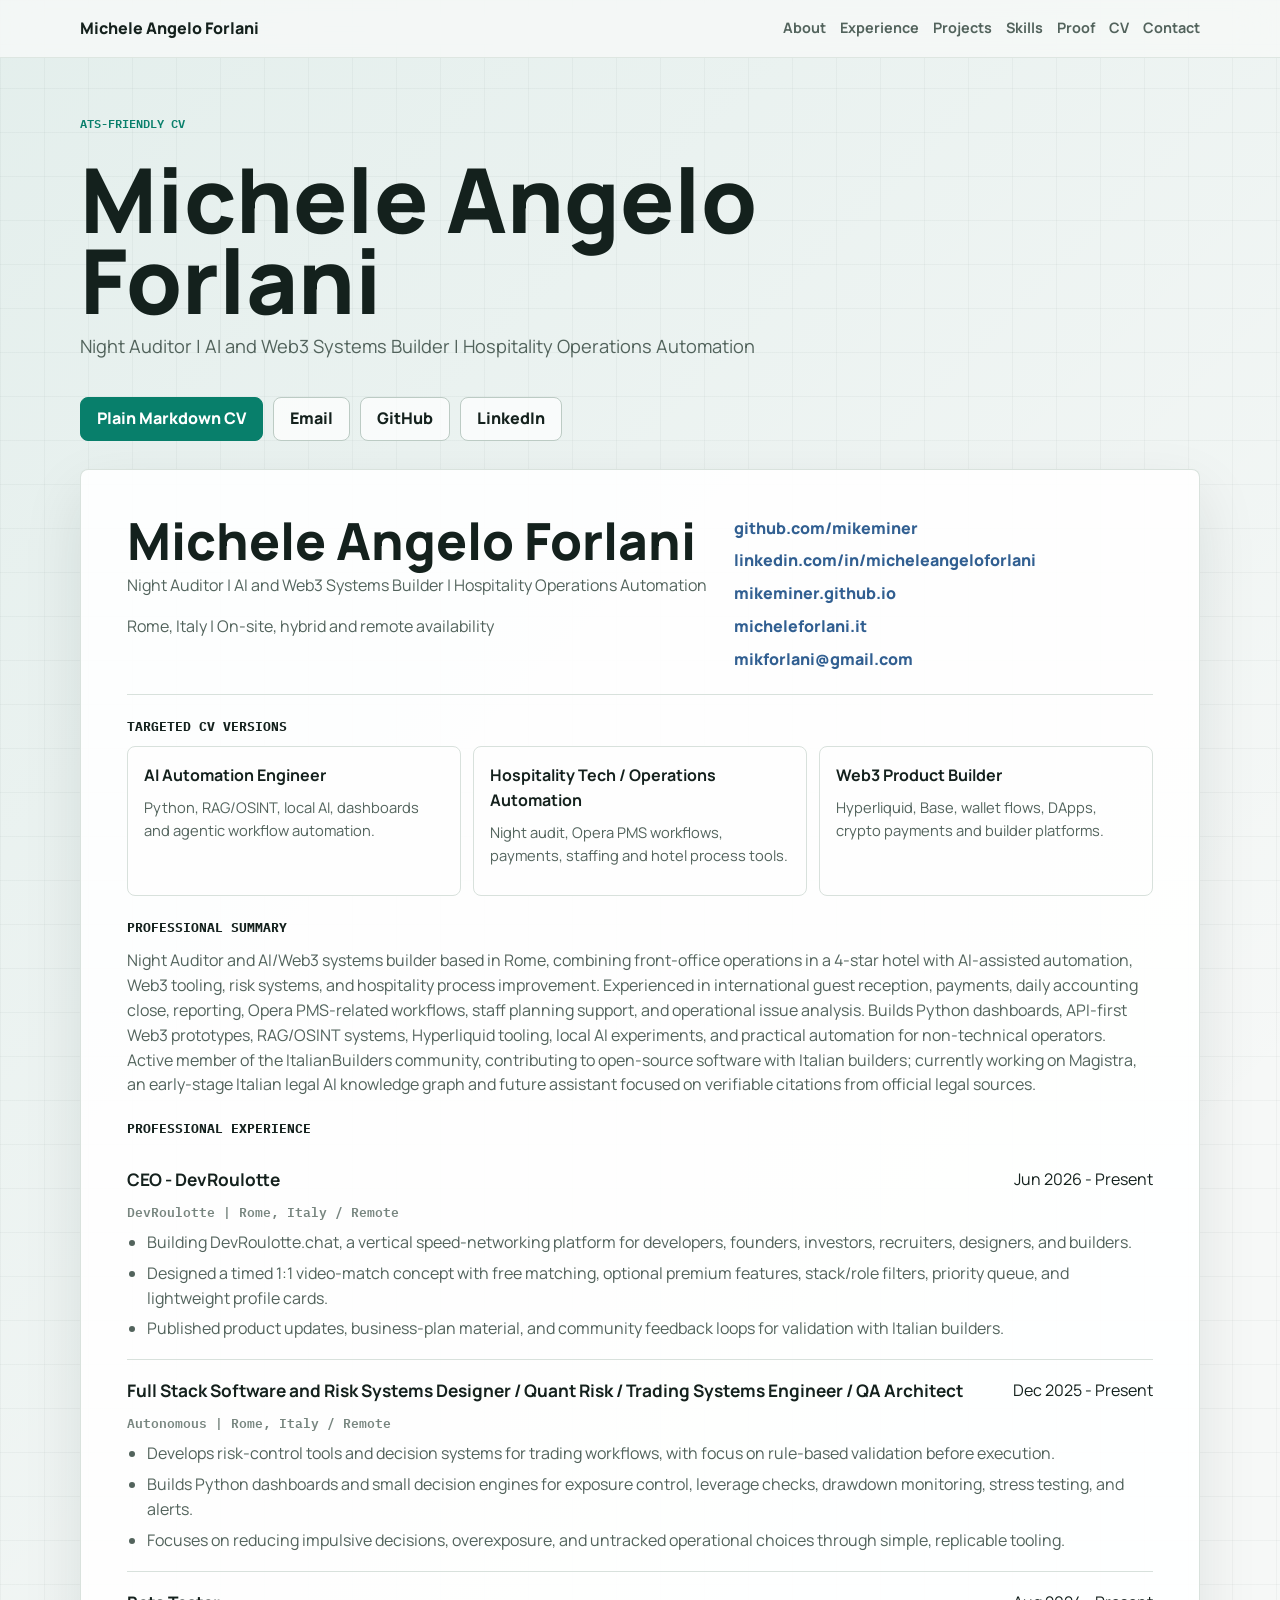
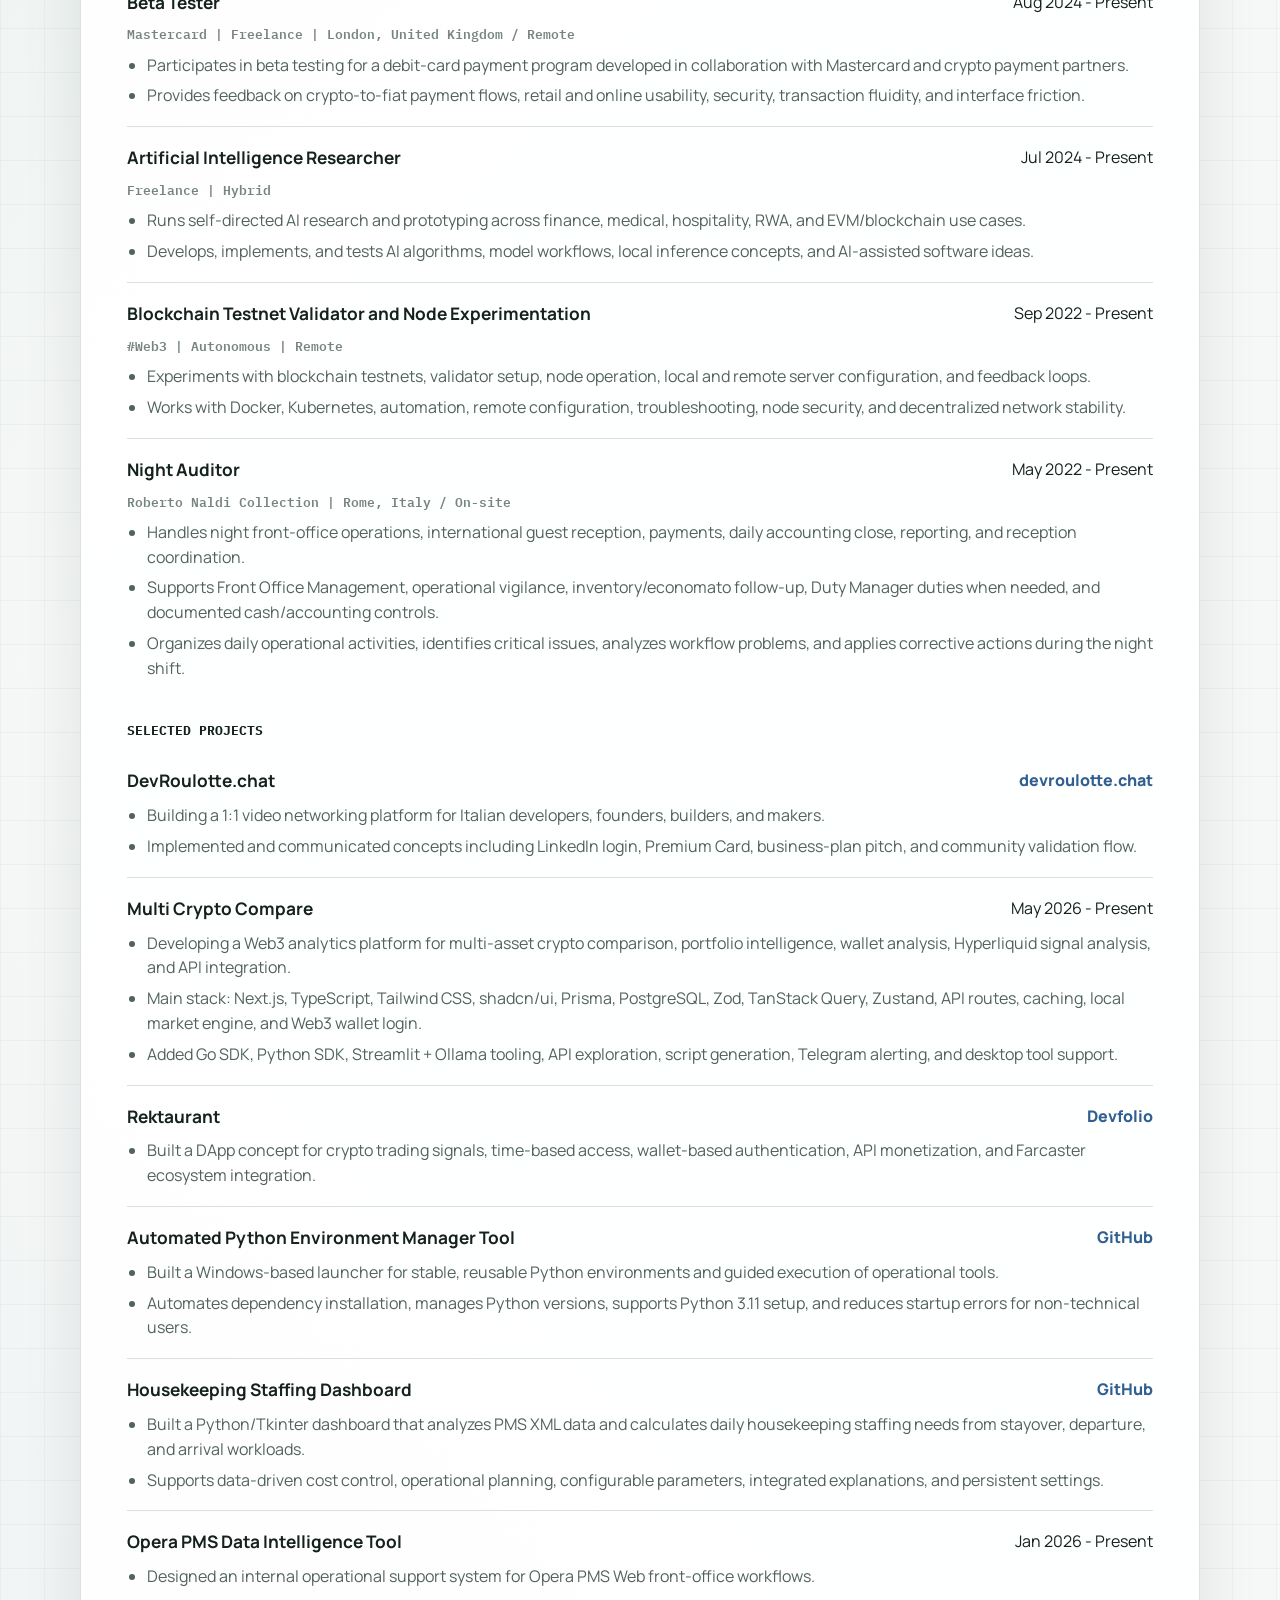
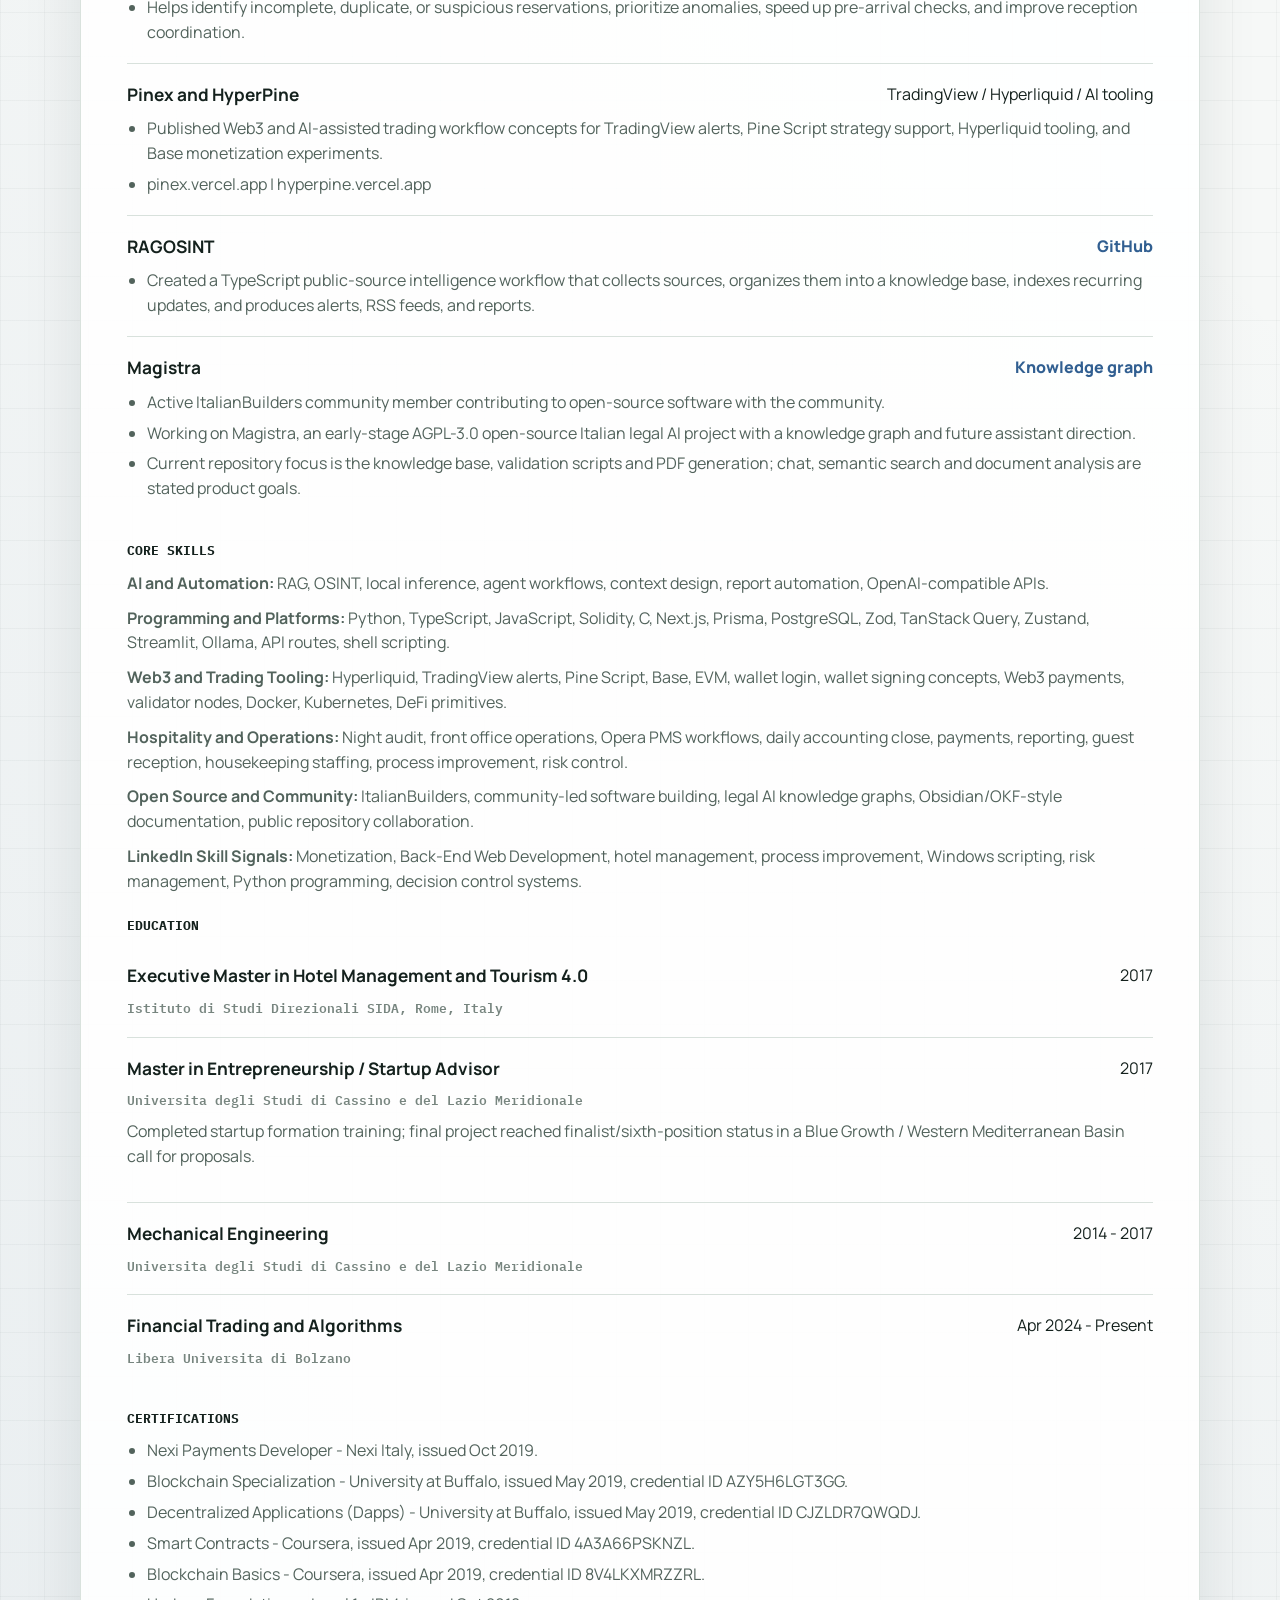
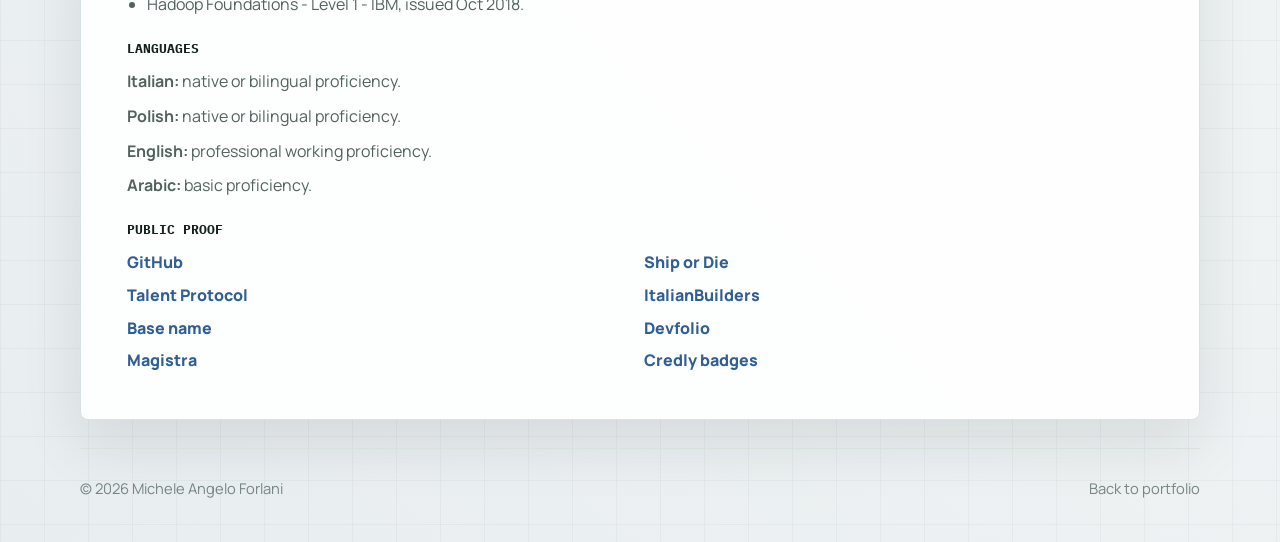
<file: cv.html>
<!doctype html>
<html lang="en">
  <head>
    <meta charset="utf-8" />
    <meta name="viewport" content="width=device-width, initial-scale=1" />
    <meta name="author" content="Michele Angelo Forlani" />
    <meta name="robots" content="index, follow, max-image-preview:large" />
    <link rel="canonical" href="https://mikeminer.github.io/cv.html" />
    <title>Michele Angelo Forlani | Night Auditor, AI and Web3 CV</title>
    <meta
      name="description"
      content="ATS-friendly CV of Michele Angelo Forlani: night audit, hospitality operations, AI automation, Web3 tooling, risk systems, RAG/OSINT, Python, TypeScript, JavaScript and Solidity."
    />
    <meta property="og:site_name" content="Michele Angelo Forlani Portfolio" />
    <meta property="og:type" content="profile" />
    <meta property="og:url" content="https://mikeminer.github.io/cv.html" />
    <meta property="og:title" content="Michele Angelo Forlani | Night Auditor, AI and Web3 CV" />
    <meta
      property="og:description"
      content="Night Auditor and AI/Web3 systems builder focused on hospitality operations, automation, Web3 tooling, risk systems and practical software prototypes."
    />
    <meta property="og:image" content="https://github.com/mikeminer.png?size=640" />
    <meta name="twitter:card" content="summary_large_image" />
    <meta name="theme-color" content="#f6f8f7" />
    <link rel="icon" href="https://github.com/mikeminer.png?size=64" />
    <link rel="preconnect" href="https://fonts.googleapis.com" />
    <link rel="preconnect" href="https://fonts.gstatic.com" crossorigin />
    <link
      href="https://fonts.googleapis.com/css2?family=IBM+Plex+Mono:wght@400;500;600&family=Manrope:wght@400;500;600;700;800&display=swap"
      rel="stylesheet"
    />
    <link rel="stylesheet" href="styles.css" />
    <script type="application/ld+json">
      {
        "@context": "https://schema.org",
        "@type": "ProfilePage",
        "mainEntity": {
          "@type": "Person",
          "@id": "https://mikeminer.github.io/#michele-angelo-forlani",
          "name": "Michele Angelo Forlani",
          "alternateName": ["mikeminer", "Michele Forlani"],
          "url": "https://mikeminer.github.io/cv.html",
          "image": "https://github.com/mikeminer.png?size=640",
          "jobTitle": "Night Auditor and AI/Web3 Systems Builder",
          "homeLocation": {
            "@type": "Place",
            "name": "Rome, Italy"
          },
          "description": "Night Auditor and AI/Web3 systems builder combining hospitality front-office operations with AI-assisted automation, Web3 tooling, risk systems, Python dashboards and operational software prototypes.",
          "knowsAbout": [
            "Night audit",
            "Hospitality operations",
            "Front office operations",
            "Opera PMS workflows",
            "AI automation",
            "RAG and OSINT",
            "Python dashboards",
            "Risk systems",
            "Hyperliquid tooling",
            "Web3 payments",
            "TypeScript",
            "JavaScript",
            "Solidity",
            "Blockchain testnets"
          ],
          "sameAs": [
            "https://github.com/mikeminer",
            "https://www.linkedin.com/in/micheleangeloforlani/",
            "https://micheleforlani.it/",
            "https://shipordie.club/AnonimoCommando",
            "https://talent.app/mikeminer/activity",
            "https://italianbuilders.co/builders/mifo",
            "https://www.base.org/name/pappardelle",
            "https://devfolio.co/@pappardelle",
            "https://magistra-vault-graph.vercel.app/",
            "https://www.credly.com/users/2c83d602-7e9e-45c8-86b5-c91a70cfcbf0/badges/credly"
          ]
        }
      }
    </script>
  </head>
  <body>
    <header class="site-header">
      <a class="brand" href="index.html#top">Michele Angelo Forlani</a>
      <nav class="site-nav" aria-label="Primary navigation">
        <a href="index.html#about">About</a>
        <a href="index.html#experience">Experience</a>
        <a href="index.html#projects">Projects</a>
        <a href="index.html#skills">Skills</a>
        <a href="index.html#proof">Proof</a>
        <a href="cv.html" aria-current="page">CV</a>
        <a href="index.html#contact">Contact</a>
      </nav>
    </header>

    <main class="cv-main">
      <section class="cv-hero" aria-labelledby="cv-title">
        <p class="eyebrow">ATS-friendly CV</p>
        <h1 id="cv-title">Michele Angelo Forlani</h1>
        <p class="lead">Night Auditor | AI and Web3 Systems Builder | Hospitality Operations Automation</p>
        <div class="actions" aria-label="CV actions">
          <a class="button primary" href="cv.md">Plain Markdown CV</a>
          <a class="button secondary" href="mailto:mikforlani@gmail.com?subject=Contact%20from%20CV">Email</a>
          <a class="button secondary" href="https://github.com/mikeminer" target="_blank" rel="noreferrer">GitHub</a>
          <a class="button secondary" href="https://www.linkedin.com/in/micheleangeloforlani/" target="_blank" rel="noreferrer">LinkedIn</a>
        </div>
      </section>

      <article class="cv-document" aria-label="Curriculum vitae">
        <header class="cv-header">
          <div>
            <h2>Michele Angelo Forlani</h2>
            <p>Night Auditor | AI and Web3 Systems Builder | Hospitality Operations Automation</p>
            <p>Rome, Italy | On-site, hybrid and remote availability</p>
          </div>
          <div class="profile-links" aria-label="Profile links">
            <a href="https://github.com/mikeminer" target="_blank" rel="noreferrer">github.com/mikeminer</a>
            <a href="https://www.linkedin.com/in/micheleangeloforlani/" target="_blank" rel="noreferrer">linkedin.com/in/micheleangeloforlani</a>
            <a href="https://mikeminer.github.io/">mikeminer.github.io</a>
            <a href="https://micheleforlani.it/" target="_blank" rel="noreferrer">micheleforlani.it</a>
            <a href="mailto:mikforlani@gmail.com?subject=Contact%20from%20CV">mikforlani@gmail.com</a>
          </div>
        </header>

        <section class="cv-section" aria-labelledby="targeted-cv-title">
          <h3 id="targeted-cv-title">Targeted CV Versions</h3>
          <div class="cv-version-grid">
            <a class="cv-version-card" href="cv-ai-automation-engineer.html">
              <strong>AI Automation Engineer</strong>
              <span>Python, RAG/OSINT, local AI, dashboards and agentic workflow automation.</span>
            </a>
            <a class="cv-version-card" href="cv-hospitality-tech-operations-automation.html">
              <strong>Hospitality Tech / Operations Automation</strong>
              <span>Night audit, Opera PMS workflows, payments, staffing and hotel process tools.</span>
            </a>
            <a class="cv-version-card" href="cv-web3-product-builder.html">
              <strong>Web3 Product Builder</strong>
              <span>Hyperliquid, Base, wallet flows, DApps, crypto payments and builder platforms.</span>
            </a>
          </div>
        </section>

        <section class="cv-section" aria-labelledby="summary-title">
          <h3 id="summary-title">Professional Summary</h3>
          <p>
            Night Auditor and AI/Web3 systems builder based in Rome, combining front-office operations in a
            4-star hotel with AI-assisted automation, Web3 tooling, risk systems, and hospitality process
            improvement. Experienced in international guest reception, payments, daily accounting close,
            reporting, Opera PMS-related workflows, staff planning support, and operational issue analysis.
            Builds Python dashboards, API-first Web3 prototypes, RAG/OSINT systems, Hyperliquid tooling,
            local AI experiments, and practical automation for non-technical operators. Active member
            of the ItalianBuilders community, contributing to open-source software with Italian builders;
            currently working on Magistra, an early-stage Italian legal AI knowledge graph and future
            assistant focused on verifiable citations from official legal sources.
          </p>
        </section>

        <section class="cv-section" aria-labelledby="experience-title">
          <h3 id="experience-title">Professional Experience</h3>

          <div class="cv-item">
            <div class="cv-item-head">
              <h4>CEO - DevRoulotte</h4>
              <span>Jun 2026 - Present</span>
            </div>
            <p class="cv-meta">DevRoulotte | Rome, Italy / Remote</p>
            <ul>
              <li>Building DevRoulotte.chat, a vertical speed-networking platform for developers, founders, investors, recruiters, designers, and builders.</li>
              <li>Designed a timed 1:1 video-match concept with free matching, optional premium features, stack/role filters, priority queue, and lightweight profile cards.</li>
              <li>Published product updates, business-plan material, and community feedback loops for validation with Italian builders.</li>
            </ul>
          </div>

          <div class="cv-item">
            <div class="cv-item-head">
              <h4>Full Stack Software and Risk Systems Designer / Quant Risk / Trading Systems Engineer / QA Architect</h4>
              <span>Dec 2025 - Present</span>
            </div>
            <p class="cv-meta">Autonomous | Rome, Italy / Remote</p>
            <ul>
              <li>Develops risk-control tools and decision systems for trading workflows, with focus on rule-based validation before execution.</li>
              <li>Builds Python dashboards and small decision engines for exposure control, leverage checks, drawdown monitoring, stress testing, and alerts.</li>
              <li>Focuses on reducing impulsive decisions, overexposure, and untracked operational choices through simple, replicable tooling.</li>
            </ul>
          </div>

          <div class="cv-item">
            <div class="cv-item-head">
              <h4>Beta Tester</h4>
              <span>Aug 2024 - Present</span>
            </div>
            <p class="cv-meta">Mastercard | Freelance | London, United Kingdom / Remote</p>
            <ul>
              <li>Participates in beta testing for a debit-card payment program developed in collaboration with Mastercard and crypto payment partners.</li>
              <li>Provides feedback on crypto-to-fiat payment flows, retail and online usability, security, transaction fluidity, and interface friction.</li>
            </ul>
          </div>

          <div class="cv-item">
            <div class="cv-item-head">
              <h4>Artificial Intelligence Researcher</h4>
              <span>Jul 2024 - Present</span>
            </div>
            <p class="cv-meta">Freelance | Hybrid</p>
            <ul>
              <li>Runs self-directed AI research and prototyping across finance, medical, hospitality, RWA, and EVM/blockchain use cases.</li>
              <li>Develops, implements, and tests AI algorithms, model workflows, local inference concepts, and AI-assisted software ideas.</li>
            </ul>
          </div>

          <div class="cv-item">
            <div class="cv-item-head">
              <h4>Blockchain Testnet Validator and Node Experimentation</h4>
              <span>Sep 2022 - Present</span>
            </div>
            <p class="cv-meta">#Web3 | Autonomous | Remote</p>
            <ul>
              <li>Experiments with blockchain testnets, validator setup, node operation, local and remote server configuration, and feedback loops.</li>
              <li>Works with Docker, Kubernetes, automation, remote configuration, troubleshooting, node security, and decentralized network stability.</li>
            </ul>
          </div>

          <div class="cv-item">
            <div class="cv-item-head">
              <h4>Night Auditor</h4>
              <span>May 2022 - Present</span>
            </div>
            <p class="cv-meta">Roberto Naldi Collection | Rome, Italy / On-site</p>
            <ul>
              <li>Handles night front-office operations, international guest reception, payments, daily accounting close, reporting, and reception coordination.</li>
              <li>Supports Front Office Management, operational vigilance, inventory/economato follow-up, Duty Manager duties when needed, and documented cash/accounting controls.</li>
              <li>Organizes daily operational activities, identifies critical issues, analyzes workflow problems, and applies corrective actions during the night shift.</li>
            </ul>
          </div>
        </section>

        <section class="cv-section" aria-labelledby="projects-title">
          <h3 id="projects-title">Selected Projects</h3>

          <div class="cv-item">
            <div class="cv-item-head">
              <h4>DevRoulotte.chat</h4>
              <a href="https://devroulotte.chat" target="_blank" rel="noreferrer">devroulotte.chat</a>
            </div>
            <ul>
              <li>Building a 1:1 video networking platform for Italian developers, founders, builders, and makers.</li>
              <li>Implemented and communicated concepts including LinkedIn login, Premium Card, business-plan pitch, and community validation flow.</li>
            </ul>
          </div>

          <div class="cv-item">
            <div class="cv-item-head">
              <h4>Multi Crypto Compare</h4>
              <span>May 2026 - Present</span>
            </div>
            <ul>
              <li>Developing a Web3 analytics platform for multi-asset crypto comparison, portfolio intelligence, wallet analysis, Hyperliquid signal analysis, and API integration.</li>
              <li>Main stack: Next.js, TypeScript, Tailwind CSS, shadcn/ui, Prisma, PostgreSQL, Zod, TanStack Query, Zustand, API routes, caching, local market engine, and Web3 wallet login.</li>
              <li>Added Go SDK, Python SDK, Streamlit + Ollama tooling, API exploration, script generation, Telegram alerting, and desktop tool support.</li>
            </ul>
          </div>

          <div class="cv-item">
            <div class="cv-item-head">
              <h4>Rektaurant</h4>
              <a href="https://devfolio.co/@pappardelle" target="_blank" rel="noreferrer">Devfolio</a>
            </div>
            <ul>
              <li>Built a DApp concept for crypto trading signals, time-based access, wallet-based authentication, API monetization, and Farcaster ecosystem integration.</li>
            </ul>
          </div>

          <div class="cv-item">
            <div class="cv-item-head">
              <h4>Automated Python Environment Manager Tool</h4>
              <a href="https://github.com/mikeminer/Python-Launcher-PRO" target="_blank" rel="noreferrer">GitHub</a>
            </div>
            <ul>
              <li>Built a Windows-based launcher for stable, reusable Python environments and guided execution of operational tools.</li>
              <li>Automates dependency installation, manages Python versions, supports Python 3.11 setup, and reduces startup errors for non-technical users.</li>
            </ul>
          </div>

          <div class="cv-item">
            <div class="cv-item-head">
              <h4>Housekeeping Staffing Dashboard</h4>
              <a href="https://github.com/mikeminer/Housekeeping-Staffing-Dashboard-Python-" target="_blank" rel="noreferrer">GitHub</a>
            </div>
            <ul>
              <li>Built a Python/Tkinter dashboard that analyzes PMS XML data and calculates daily housekeeping staffing needs from stayover, departure, and arrival workloads.</li>
              <li>Supports data-driven cost control, operational planning, configurable parameters, integrated explanations, and persistent settings.</li>
            </ul>
          </div>

          <div class="cv-item">
            <div class="cv-item-head">
              <h4>Opera PMS Data Intelligence Tool</h4>
              <span>Jan 2026 - Present</span>
            </div>
            <ul>
              <li>Designed an internal operational support system for Opera PMS Web front-office workflows.</li>
              <li>Helps identify incomplete, duplicate, or suspicious reservations, prioritize anomalies, speed up pre-arrival checks, and improve reception coordination.</li>
            </ul>
          </div>

          <div class="cv-item">
            <div class="cv-item-head">
              <h4>Pinex and HyperPine</h4>
              <span>TradingView / Hyperliquid / AI tooling</span>
            </div>
            <ul>
              <li>Published Web3 and AI-assisted trading workflow concepts for TradingView alerts, Pine Script strategy support, Hyperliquid tooling, and Base monetization experiments.</li>
              <li><a href="https://pinex.vercel.app/" target="_blank" rel="noreferrer">pinex.vercel.app</a> | <a href="https://hyperpine.vercel.app/" target="_blank" rel="noreferrer">hyperpine.vercel.app</a></li>
            </ul>
          </div>

          <div class="cv-item">
            <div class="cv-item-head">
              <h4>RAGOSINT</h4>
              <a href="https://github.com/mikeminer/RAGOSINT" target="_blank" rel="noreferrer">GitHub</a>
            </div>
            <ul>
              <li>Created a TypeScript public-source intelligence workflow that collects sources, organizes them into a knowledge base, indexes recurring updates, and produces alerts, RSS feeds, and reports.</li>
            </ul>
          </div>

          <div class="cv-item">
            <div class="cv-item-head">
              <h4>Magistra</h4>
              <a href="https://magistra-vault-graph.vercel.app/" target="_blank" rel="noreferrer">Knowledge graph</a>
            </div>
            <ul>
              <li>Active ItalianBuilders community member contributing to open-source software with the community.</li>
              <li>Working on Magistra, an early-stage AGPL-3.0 open-source Italian legal AI project with a knowledge graph and future assistant direction.</li>
              <li>Current repository focus is the knowledge base, validation scripts and PDF generation; chat, semantic search and document analysis are stated product goals.</li>
            </ul>
          </div>
        </section>

        <section class="cv-section" aria-labelledby="skills-title">
          <h3 id="skills-title">Core Skills</h3>
          <div class="keyword-list">
            <p><strong>AI and Automation:</strong> RAG, OSINT, local inference, agent workflows, context design, report automation, OpenAI-compatible APIs.</p>
            <p><strong>Programming and Platforms:</strong> Python, TypeScript, JavaScript, Solidity, C, Next.js, Prisma, PostgreSQL, Zod, TanStack Query, Zustand, Streamlit, Ollama, API routes, shell scripting.</p>
            <p><strong>Web3 and Trading Tooling:</strong> Hyperliquid, TradingView alerts, Pine Script, Base, EVM, wallet login, wallet signing concepts, Web3 payments, validator nodes, Docker, Kubernetes, DeFi primitives.</p>
            <p><strong>Hospitality and Operations:</strong> Night audit, front office operations, Opera PMS workflows, daily accounting close, payments, reporting, guest reception, housekeeping staffing, process improvement, risk control.</p>
            <p><strong>Open Source and Community:</strong> ItalianBuilders, community-led software building, legal AI knowledge graphs, Obsidian/OKF-style documentation, public repository collaboration.</p>
            <p><strong>LinkedIn Skill Signals:</strong> Monetization, Back-End Web Development, hotel management, process improvement, Windows scripting, risk management, Python programming, decision control systems.</p>
          </div>
        </section>

        <section class="cv-section" aria-labelledby="education-title">
          <h3 id="education-title">Education</h3>

          <div class="cv-item">
            <div class="cv-item-head">
              <h4>Executive Master in Hotel Management and Tourism 4.0</h4>
              <span>2017</span>
            </div>
            <p class="cv-meta">Istituto di Studi Direzionali SIDA, Rome, Italy</p>
          </div>

          <div class="cv-item">
            <div class="cv-item-head">
              <h4>Master in Entrepreneurship / Startup Advisor</h4>
              <span>2017</span>
            </div>
            <p class="cv-meta">Universita degli Studi di Cassino e del Lazio Meridionale</p>
            <p>Completed startup formation training; final project reached finalist/sixth-position status in a Blue Growth / Western Mediterranean Basin call for proposals.</p>
          </div>

          <div class="cv-item">
            <div class="cv-item-head">
              <h4>Mechanical Engineering</h4>
              <span>2014 - 2017</span>
            </div>
            <p class="cv-meta">Universita degli Studi di Cassino e del Lazio Meridionale</p>
          </div>

          <div class="cv-item">
            <div class="cv-item-head">
              <h4>Financial Trading and Algorithms</h4>
              <span>Apr 2024 - Present</span>
            </div>
            <p class="cv-meta">Libera Universita di Bolzano</p>
          </div>
        </section>

        <section class="cv-section" aria-labelledby="certs-title">
          <h3 id="certs-title">Certifications</h3>
          <ul class="cv-list">
            <li>Nexi Payments Developer - Nexi Italy, issued Oct 2019.</li>
            <li>Blockchain Specialization - University at Buffalo, issued May 2019, credential ID AZY5H6LGT3GG.</li>
            <li>Decentralized Applications (Dapps) - University at Buffalo, issued May 2019, credential ID CJZLDR7QWQDJ.</li>
            <li>Smart Contracts - Coursera, issued Apr 2019, credential ID 4A3A66PSKNZL.</li>
            <li>Blockchain Basics - Coursera, issued Apr 2019, credential ID 8V4LKXMRZZRL.</li>
            <li>Hadoop Foundations - Level 1 - IBM, issued Oct 2018.</li>
          </ul>
        </section>

        <section class="cv-section" aria-labelledby="languages-title">
          <h3 id="languages-title">Languages</h3>
          <div class="keyword-list">
            <p><strong>Italian:</strong> native or bilingual proficiency.</p>
            <p><strong>Polish:</strong> native or bilingual proficiency.</p>
            <p><strong>English:</strong> professional working proficiency.</p>
            <p><strong>Arabic:</strong> basic proficiency.</p>
          </div>
        </section>

        <section class="cv-section" aria-labelledby="proof-title">
          <h3 id="proof-title">Public Proof</h3>
          <div class="profile-links compact">
            <a href="https://github.com/mikeminer" target="_blank" rel="noreferrer">GitHub</a>
            <a href="https://shipordie.club/AnonimoCommando" target="_blank" rel="noreferrer">Ship or Die</a>
            <a href="https://talent.app/mikeminer/activity" target="_blank" rel="noreferrer">Talent Protocol</a>
            <a href="https://italianbuilders.co/builders/mifo" target="_blank" rel="noreferrer">ItalianBuilders</a>
            <a href="https://www.base.org/name/pappardelle" target="_blank" rel="noreferrer">Base name</a>
            <a href="https://devfolio.co/@pappardelle" target="_blank" rel="noreferrer">Devfolio</a>
            <a href="https://magistra-vault-graph.vercel.app/" target="_blank" rel="noreferrer">Magistra</a>
            <a href="https://www.credly.com/users/2c83d602-7e9e-45c8-86b5-c91a70cfcbf0/badges/credly" target="_blank" rel="noreferrer">Credly badges</a>
          </div>
        </section>
      </article>
    </main>

    <footer class="site-footer">
      <p>© 2026 Michele Angelo Forlani</p>
      <a href="index.html#top">Back to portfolio</a>
    </footer>
  </body>
</html>
</file>
<file: styles.css>
:root {
  color-scheme: light;
  --bg: #f6f8f7;
  --surface: #ffffff;
  --elevated: #edf2ef;
  --line: #d8e1dc;
  --line-strong: #bccbc4;
  --ink: #14211d;
  --muted: #52635c;
  --soft: #77857f;
  --accent: #087f6b;
  --accent-2: #315f91;
  --accent-3: #d7654f;
  --shadow: 0 24px 60px rgba(20, 33, 29, 0.1);
  --radius: 8px;
  --content: min(1120px, calc(100vw - 32px));
}

* {
  box-sizing: border-box;
}

html {
  scroll-behavior: smooth;
}

body {
  margin: 0;
  min-width: 320px;
  background:
    linear-gradient(135deg, rgba(8, 127, 107, 0.08), transparent 36%),
    linear-gradient(45deg, rgba(49, 95, 145, 0.07), transparent 48%),
    linear-gradient(rgba(20, 33, 29, 0.035) 1px, transparent 1px),
    linear-gradient(90deg, rgba(20, 33, 29, 0.035) 1px, transparent 1px),
    var(--bg);
  background-size: auto, auto, 44px 44px, 44px 44px, auto;
  color: var(--ink);
  font-family: Manrope, system-ui, -apple-system, BlinkMacSystemFont, "Segoe UI", sans-serif;
  line-height: 1.55;
}

img {
  display: block;
  max-width: 100%;
}

a {
  color: inherit;
  text-decoration: none;
}

.site-header {
  position: sticky;
  top: 0;
  z-index: 10;
  display: flex;
  width: 100%;
  align-items: center;
  justify-content: space-between;
  gap: 18px;
  padding: 16px max(16px, calc((100vw - 1120px) / 2));
  border-bottom: 1px solid rgba(216, 225, 220, 0.78);
  background: rgba(246, 248, 247, 0.86);
  backdrop-filter: blur(18px) saturate(1.2);
  -webkit-backdrop-filter: blur(18px) saturate(1.2);
}

.brand {
  font-weight: 800;
}

.site-nav {
  display: flex;
  flex-wrap: wrap;
  justify-content: flex-end;
  gap: 14px;
  color: var(--muted);
  font-size: 0.9rem;
  font-weight: 700;
}

.site-nav a:hover,
.site-footer a:hover,
.proof-list a:hover,
.project-card a:hover {
  color: var(--accent);
}

.hero {
  display: grid;
  width: var(--content);
  grid-template-columns: minmax(0, 1fr) minmax(300px, 390px);
  gap: 42px;
  align-items: center;
  margin: 0 auto;
  padding: 86px 0 58px;
}

.eyebrow {
  margin: 0 0 14px;
  color: var(--accent);
  font-family: "IBM Plex Mono", ui-monospace, SFMono-Regular, Consolas, monospace;
  font-size: 0.78rem;
  font-weight: 600;
  letter-spacing: 0;
  text-transform: uppercase;
}

h1,
h2,
h3,
p {
  margin-top: 0;
}

h1 {
  max-width: 760px;
  margin-bottom: 20px;
  font-size: clamp(3.6rem, 8vw, 7.4rem);
  font-weight: 800;
  line-height: 0.9;
  letter-spacing: 0;
}

h2 {
  margin-bottom: 0;
  font-size: clamp(2.2rem, 5vw, 4.2rem);
  font-weight: 800;
  line-height: 0.96;
  letter-spacing: 0;
}

h3 {
  margin-bottom: 8px;
  font-size: 1.08rem;
  font-weight: 800;
  line-height: 1.18;
}

.lead {
  max-width: 720px;
  margin-bottom: 24px;
  color: var(--muted);
  font-size: 1.14rem;
}

.hero-points {
  display: flex;
  flex-wrap: wrap;
  gap: 8px;
  margin-bottom: 26px;
}

.hero-points span,
.project-card span,
.timeline span {
  display: inline-flex;
  width: fit-content;
  border: 1px solid rgba(8, 127, 107, 0.22);
  border-radius: 999px;
  background: rgba(8, 127, 107, 0.08);
  color: var(--accent);
  padding: 7px 10px;
  font-family: "IBM Plex Mono", ui-monospace, SFMono-Regular, Consolas, monospace;
  font-size: 0.78rem;
  font-weight: 600;
}

.actions {
  display: flex;
  flex-wrap: wrap;
  gap: 10px;
}

.button {
  display: inline-flex;
  min-height: 44px;
  align-items: center;
  justify-content: center;
  border: 1px solid var(--line-strong);
  border-radius: var(--radius);
  padding: 0 16px;
  font-weight: 800;
  transition:
    transform 180ms ease,
    border-color 180ms ease,
    background 180ms ease,
    color 180ms ease;
}

.button:hover {
  transform: translateY(-2px);
}

.button.primary {
  border-color: var(--accent);
  background: var(--accent);
  color: white;
}

.button.secondary {
  background: rgba(255, 255, 255, 0.72);
  color: var(--ink);
}

.profile-card,
.project-card,
.timeline article,
.skill-grid article,
.contact {
  border: 1px solid rgba(216, 225, 220, 0.92);
  border-radius: var(--radius);
  background: rgba(255, 255, 255, 0.82);
  box-shadow: var(--shadow);
}

.profile-card {
  display: grid;
  gap: 18px;
  padding: 18px;
}

.profile-card img {
  width: 100%;
  aspect-ratio: 1;
  border: 1px solid var(--line);
  border-radius: var(--radius);
  object-fit: cover;
}

.profile-card p {
  margin-bottom: 0;
  color: var(--muted);
}

.profile-card h2 {
  margin-bottom: 10px;
  font-size: 1.36rem;
  line-height: 1.12;
}

.profile-kicker {
  margin-bottom: 8px !important;
  color: var(--accent) !important;
  font-family: "IBM Plex Mono", ui-monospace, SFMono-Regular, Consolas, monospace;
  font-size: 0.84rem;
  font-weight: 600;
}

.section {
  width: var(--content);
  margin: 0 auto;
  padding: 54px 0;
  border-top: 1px solid var(--line);
}

.section-heading {
  display: grid;
  grid-template-columns: minmax(0, 0.8fr) minmax(280px, 1fr);
  gap: 28px;
  align-items: end;
  margin-bottom: 26px;
}

.section-heading .eyebrow {
  grid-column: 1 / -1;
  margin-bottom: -12px;
}

.narrative {
  display: grid;
  gap: 1px;
  overflow: hidden;
  border: 1px solid var(--line);
  border-radius: var(--radius);
  background: var(--line);
}

.narrative p {
  margin: 0;
  background: rgba(255, 255, 255, 0.76);
  padding: 22px;
  color: var(--muted);
  font-size: 1.05rem;
}

.split {
  display: grid;
  grid-template-columns: minmax(260px, 0.44fr) minmax(0, 1fr);
  gap: 36px;
  align-items: start;
}

.split .section-heading {
  display: block;
  margin-bottom: 0;
}

.split .section-heading .eyebrow {
  margin-bottom: 14px;
}

.timeline,
.skill-grid,
.project-grid {
  display: grid;
  gap: 12px;
}

.timeline article,
.skill-grid article,
.project-card {
  padding: 18px;
}

.timeline p,
.skill-grid p,
.project-card p,
.contact p {
  margin-bottom: 0;
  color: var(--muted);
}

.project-grid {
  grid-template-columns: repeat(3, minmax(0, 1fr));
}

.project-card {
  display: grid;
  min-height: 250px;
  grid-template-rows: auto auto 1fr auto;
  gap: 12px;
}

.project-card a {
  width: fit-content;
  border-bottom: 2px solid var(--accent-3);
  color: var(--ink);
  font-weight: 800;
}

.skill-grid {
  grid-template-columns: repeat(2, minmax(0, 1fr));
}

.proof-list {
  display: flex;
  flex-wrap: wrap;
  gap: 10px;
}

.proof-list a {
  display: inline-flex;
  min-height: 42px;
  align-items: center;
  border: 1px solid var(--line);
  border-radius: var(--radius);
  background: rgba(255, 255, 255, 0.72);
  padding: 0 14px;
  color: var(--muted);
  font-weight: 800;
}

.contact {
  display: grid;
  grid-template-columns: minmax(0, 1fr) auto;
  gap: 24px;
  align-items: center;
  margin-bottom: 36px;
  padding: 28px;
  border-color: rgba(8, 127, 107, 0.24);
  background:
    linear-gradient(135deg, rgba(8, 127, 107, 0.12), transparent 42%),
    rgba(255, 255, 255, 0.9);
}

.contact h2 {
  margin-bottom: 14px;
}

.site-footer {
  display: flex;
  width: var(--content);
  align-items: center;
  justify-content: space-between;
  gap: 16px;
  margin: 0 auto;
  padding: 28px 0 42px;
  border-top: 1px solid var(--line);
  color: var(--soft);
  font-size: 0.92rem;
}

.site-footer p {
  margin: 0;
}

.cv-main {
  width: var(--content);
  margin: 0 auto;
  padding: 56px 0 28px;
}

.cv-hero {
  display: grid;
  gap: 12px;
  margin-bottom: 28px;
}

.cv-hero h1 {
  margin-bottom: 0;
  font-size: clamp(3rem, 7vw, 6.2rem);
}

.cv-document {
  border: 1px solid rgba(216, 225, 220, 0.96);
  border-radius: var(--radius);
  background: rgba(255, 255, 255, 0.9);
  box-shadow: var(--shadow);
  padding: clamp(22px, 4vw, 46px);
}

.cv-header {
  display: grid;
  grid-template-columns: minmax(0, 1fr) minmax(260px, 0.72fr);
  gap: 24px;
  padding-bottom: 22px;
  border-bottom: 1px solid var(--line);
}

.cv-header h2 {
  margin-bottom: 8px;
  font-size: clamp(2rem, 4vw, 3.4rem);
}

.cv-header p,
.cv-section p,
.cv-item li {
  color: var(--muted);
}

.profile-links {
  display: grid;
  gap: 8px;
  align-content: start;
  word-break: break-word;
}

.profile-links a {
  color: var(--accent-2);
  font-weight: 800;
}

.profile-links a:hover {
  color: var(--accent);
}

.profile-links.compact {
  grid-template-columns: repeat(2, minmax(0, 1fr));
}

.cv-section {
  padding: 24px 0 0;
}

.cv-section h3 {
  margin-bottom: 12px;
  color: var(--ink);
  font-family: "IBM Plex Mono", ui-monospace, SFMono-Regular, Consolas, monospace;
  font-size: 0.84rem;
  letter-spacing: 0;
  text-transform: uppercase;
}

.keyword-list {
  display: grid;
  gap: 10px;
}

.cv-version-grid {
  display: grid;
  grid-template-columns: repeat(3, minmax(0, 1fr));
  gap: 12px;
}

.cv-version-card {
  display: grid;
  gap: 8px;
  min-height: 150px;
  align-content: start;
  border: 1px solid var(--line);
  border-radius: var(--radius);
  background: rgba(255, 255, 255, 0.74);
  padding: 16px;
  transition:
    border-color 180ms ease,
    transform 180ms ease,
    background 180ms ease;
}

.cv-version-card:hover {
  border-color: rgba(8, 127, 107, 0.34);
  background: rgba(255, 255, 255, 0.96);
  transform: translateY(-2px);
}

.cv-version-card strong {
  color: var(--ink);
  font-size: 1rem;
}

.cv-version-card span {
  color: var(--muted);
  font-size: 0.92rem;
}

.keyword-list p,
.cv-section > p {
  margin-bottom: 0;
}

.cv-item {
  display: grid;
  gap: 8px;
  padding: 18px 0;
  border-top: 1px solid var(--line);
}

.cv-item:first-of-type {
  border-top: 0;
}

.cv-item-head {
  display: flex;
  flex-wrap: wrap;
  justify-content: space-between;
  gap: 8px 16px;
}

.cv-item h4 {
  margin: 0;
  font-size: 1.08rem;
}

.cv-item-head a {
  color: var(--accent-2);
  font-weight: 800;
  word-break: break-word;
}

.cv-meta {
  margin: 0;
  color: var(--soft) !important;
  font-family: "IBM Plex Mono", ui-monospace, SFMono-Regular, Consolas, monospace;
  font-size: 0.82rem;
  font-weight: 600;
}

.cv-item ul {
  margin: 0;
  padding-left: 20px;
}

.cv-list {
  margin: 0;
  padding-left: 20px;
  color: var(--muted);
}

.cv-item li + li {
  margin-top: 6px;
}

.cv-list li + li {
  margin-top: 6px;
}

@media (max-width: 900px) {
  .site-header,
  .hero,
  .section-heading,
  .split,
  .contact,
  .cv-header {
    grid-template-columns: 1fr;
  }

  .site-header {
    align-items: flex-start;
    flex-direction: column;
  }

  .site-nav {
    justify-content: flex-start;
  }

  .hero {
    padding-top: 52px;
  }

  .profile-card {
    max-width: 480px;
  }

  .section-heading {
    gap: 12px;
  }

  .section-heading .eyebrow {
    margin-bottom: 0;
  }

  .project-grid,
  .cv-version-grid {
    grid-template-columns: repeat(2, minmax(0, 1fr));
  }

  .profile-links.compact {
    grid-template-columns: 1fr;
  }
}

@media (max-width: 620px) {
  .site-nav {
    gap: 8px;
    font-size: 0.82rem;
  }

  h1 {
    font-size: 3.3rem;
  }

  .profile-card {
    grid-template-columns: 92px minmax(0, 1fr);
    align-items: center;
    max-width: none;
  }

  .profile-card img {
    width: 92px;
    height: 92px;
  }

  .profile-card h2 {
    font-size: 1.05rem;
  }

  .profile-card p:not(.profile-kicker) {
    font-size: 0.9rem;
  }

  .project-grid,
  .cv-version-grid,
  .skill-grid {
    grid-template-columns: 1fr;
  }

  .project-card {
    min-height: 0;
  }

  .site-footer {
    align-items: flex-start;
    flex-direction: column;
  }
}

@media print {
  body {
    background: #fff;
    color: #111;
    font-size: 10.5pt;
  }

  .site-header,
  .cv-hero,
  .site-footer {
    display: none;
  }

  .cv-main {
    width: auto;
    padding: 0;
  }

  .cv-document {
    border: 0;
    box-shadow: none;
    padding: 0;
  }

  .cv-header,
  .cv-item {
    break-inside: avoid;
  }

  .cv-header h2 {
    font-size: 24pt;
  }

  .cv-section {
    padding-top: 14pt;
  }

  .cv-item {
    padding: 10pt 0;
  }

  a {
    color: #111;
    text-decoration: none;
  }
}

@media (prefers-reduced-motion: reduce) {
  html {
    scroll-behavior: auto;
  }

  *,
  *::before,
  *::after {
    transition-duration: 1ms !important;
  }
}
</file>
